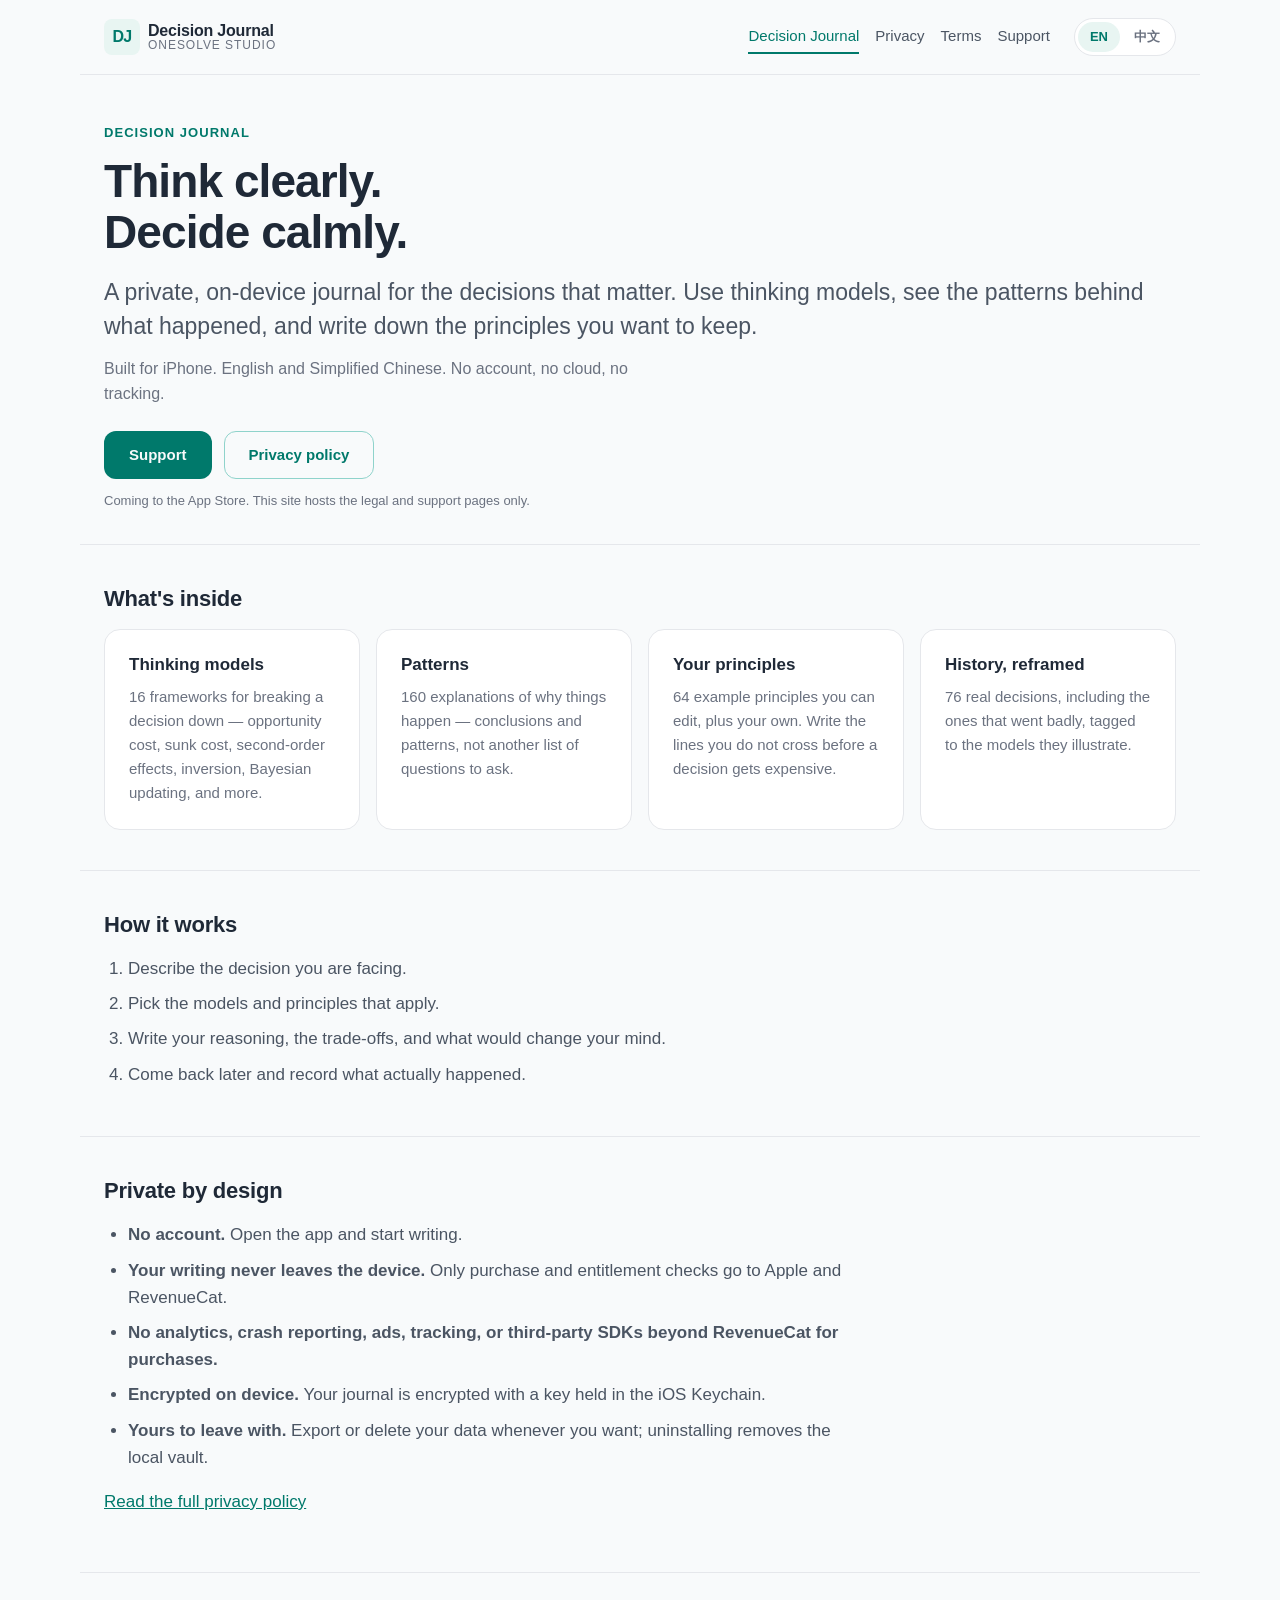
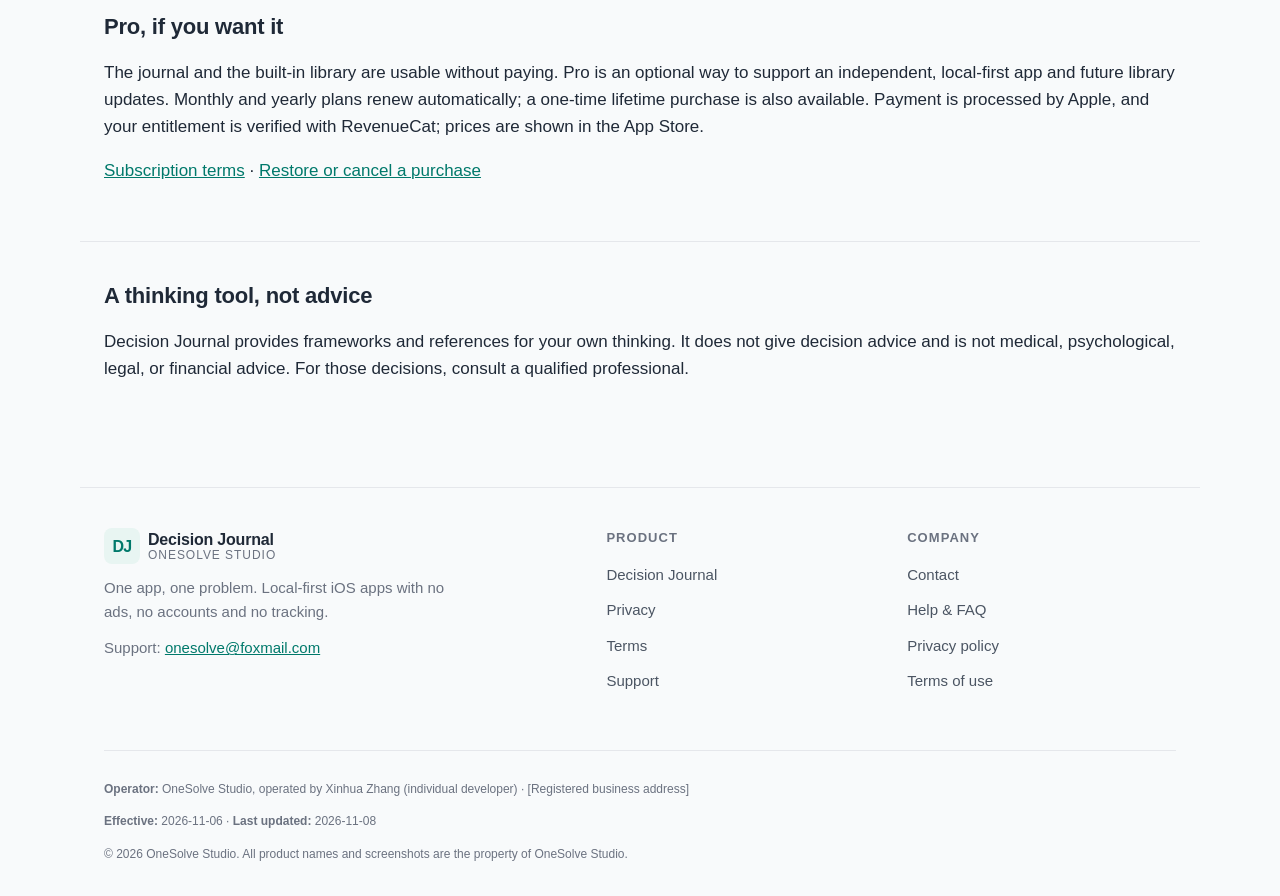
<file: index.html>
<!doctype html>
<html lang="en" data-lang="en">
<head>
<meta charset="utf-8" />
<meta name="viewport" content="width=device-width, initial-scale=1" />
<title>Decision Journal — Think clearly. Decide calmly.</title>
<meta name="description" content="A private, on-device decision journal with thinking models, patterns, and your own principles. No account, no cloud, no analytics." />
<link rel="stylesheet" href="./assets/site.css" />
<!--
  PLACEHOLDERS TO REPLACE BEFORE SUBMISSION
  1. [Registered business address] — registered/contact address used in the footer of all four pages.
  2. Confirm the operator line matches the Apple developer account:
     "OneSolve Studio, operated by Xinhua Zhang (individual developer)".
  3. Contact email is shared with the other OneSolve apps: onesolve@foxmail.com.
  Search for "[" in this folder to find every placeholder in one pass.
-->
</head>
<body>
<a class="skip-link" href="#main">Skip to content</a>

<header class="site-head">
  <a class="brand" href="./index.html" aria-label="Decision Journal home">
    <span class="brand-mark" aria-hidden="true">DJ</span>
    <span class="brand-name">Decision Journal<span>OneSolve Studio</span></span>
  </a>
  <nav class="site-nav" aria-label="Primary">
    <a href="./index.html" aria-current="page">Decision Journal</a>
    <a href="./privacy.html">Privacy</a>
    <a href="./terms.html">Terms</a>
    <a href="./support.html">Support</a>
  </nav>
  <div class="lang-switch" role="group" aria-label="Language">
    <button type="button" data-lang="en">EN</button>
    <button type="button" data-lang="zh">中文</button>
  </div>
</header>

<main id="main">
  <section class="hero page-hero" aria-labelledby="hero-title">
    <p class="eyebrow">Decision Journal</p>
    <h1 id="hero-title" class="i18n-en">Think clearly.<br />Decide calmly.</h1>
    <h1 class="i18n-zh">想清楚，再决定。</h1>
    <p class="lede i18n-en">A private, on-device journal for the decisions that matter. Use thinking models, see the patterns behind what happened, and write down the principles you want to keep.</p>
    <p class="lede i18n-zh">一个只保存在本机的决策思考日记。用思维模型拆解问题，看懂事情背后的规律，并写下你想守住的准则。</p>
    <p class="sub i18n-en">Built for iPhone. English and Simplified Chinese. No account, no cloud, no tracking.</p>
    <p class="sub i18n-zh">为 iPhone 打造，提供英文与简体中文。无账号、无云端、无追踪。</p>
    <div class="cta-row">
      <a class="btn btn-primary i18n-en" href="./support.html">Support</a>
      <a class="btn btn-ghost i18n-en" href="./privacy.html">Privacy policy</a>
      <a class="btn btn-primary i18n-zh" href="./support.html">获取支持</a>
      <a class="btn btn-ghost i18n-zh" href="./privacy.html">隐私政策</a>
    </div>
    <p class="fineprint i18n-en">Coming to the App Store. This site hosts the legal and support pages only.</p>
    <p class="fineprint i18n-zh">即将上架 App Store。本站仅承载法律与支持页面。</p>
  </section>

  <section class="section" aria-labelledby="inside-title">
    <h2 id="inside-title" class="i18n-en">What's inside</h2>
    <h2 class="i18n-zh">里面有什么</h2>
    <div class="card-grid">
      <article class="card">
        <h3 class="i18n-en">Thinking models</h3>
        <h3 class="i18n-zh">思维模型</h3>
        <p class="i18n-en">16 frameworks for breaking a decision down — opportunity cost, sunk cost, second-order effects, inversion, Bayesian updating, and more.</p>
        <p class="i18n-zh">16 个拆解决策的思考框架：机会成本、沉没成本、二阶效应、逆向思考、贝叶斯更新等。</p>
      </article>
      <article class="card">
        <h3 class="i18n-en">Patterns</h3>
        <h3 class="i18n-zh">透视模型</h3>
        <p class="i18n-en">160 explanations of why things happen — conclusions and patterns, not another list of questions to ask.</p>
        <p class="i18n-zh">160 条解释“为什么会这样”的规律与结论，而不是又一套提问清单。</p>
      </article>
      <article class="card">
        <h3 class="i18n-en">Your principles</h3>
        <h3 class="i18n-zh">价值锚点</h3>
        <p class="i18n-en">64 example principles you can edit, plus your own. Write the lines you do not cross before a decision gets expensive.</p>
        <p class="i18n-zh">64 条可编辑的示例准则，以及完全属于你自己的准则。在代价变大之前，先写下你不越过的线。</p>
      </article>
      <article class="card">
        <h3 class="i18n-en">History, reframed</h3>
        <h3 class="i18n-zh">历史样本</h3>
        <p class="i18n-en">76 real decisions, including the ones that went badly, tagged to the models they illustrate.</p>
        <p class="i18n-zh">76 个真实决策样本，包括那些失败的，并标注它们对应的思维模型。</p>
      </article>
    </div>
  </section>

  <section class="section" aria-labelledby="how-title">
    <h2 id="how-title" class="i18n-en">How it works</h2>
    <h2 class="i18n-zh">怎么用</h2>
    <ol class="checklist i18n-en">
      <li>Describe the decision you are facing.</li>
      <li>Pick the models and principles that apply.</li>
      <li>Write your reasoning, the trade-offs, and what would change your mind.</li>
      <li>Come back later and record what actually happened.</li>
    </ol>
    <ol class="checklist i18n-zh">
      <li>写下你正在面对的决定。</li>
      <li>挑出适用的思维模型与准则。</li>
      <li>记录你的推理、权衡，以及什么会改变你的想法。</li>
      <li>过一段时间回来，补记实际发生了什么。</li>
    </ol>
  </section>

  <section class="section" aria-labelledby="privacy-title">
    <h2 id="privacy-title" class="i18n-en">Private by design</h2>
    <h2 class="i18n-zh">隐私优先</h2>
    <ul class="checklist i18n-en">
      <li><strong>No account.</strong> Open the app and start writing.</li>
      <li><strong>Your writing never leaves the device.</strong> Only purchase and entitlement checks go to Apple and RevenueCat.</li>
      <li><strong>No analytics, crash reporting, ads, tracking, or third-party SDKs beyond RevenueCat for purchases.</strong></li>
      <li><strong>Encrypted on device.</strong> Your journal is encrypted with a key held in the iOS Keychain.</li>
      <li><strong>Yours to leave with.</strong> Export or delete your data whenever you want; uninstalling removes the local vault.</li>
    </ul>
    <ul class="checklist i18n-zh">
      <li><strong>无账号。</strong>打开就能写。</li>
      <li><strong>你写的内容不离开设备。</strong>只有购买与权益校验会与 Apple、RevenueCat 通信。</li>
      <li><strong>无统计、无崩溃上报、无广告、不追踪；除内购校验用的 RevenueCat 外，无其他第三方 SDK。</strong></li>
      <li><strong>本机加密。</strong>日记加密保存，密钥存放在 iOS Keychain。</li>
      <li><strong>随时可带走。</strong>你可以自行导出或删除数据；卸载 App 即清除本地加密库。</li>
    </ul>
    <p class="i18n-en"><a href="./privacy.html">Read the full privacy policy</a></p>
    <p class="i18n-zh"><a href="./privacy.html">阅读完整隐私政策</a></p>
  </section>

  <section class="section" aria-labelledby="pro-title">
    <h2 id="pro-title" class="i18n-en">Pro, if you want it</h2>
    <h2 class="i18n-zh">关于 Pro</h2>
    <p class="i18n-en">The journal and the built-in library are usable without paying. Pro is an optional way to support an independent, local-first app and future library updates. Monthly and yearly plans renew automatically; a one-time lifetime purchase is also available. Payment is processed by Apple, and your entitlement is verified with RevenueCat; prices are shown in the App Store.</p>
    <p class="i18n-zh">日记与内置内容库无需付费即可使用。Pro 是可选的支持方式，用于支持这个独立、本机优先的产品与后续内容更新。月付与年付会自动续期，也提供一次性买断。付款由 Apple 处理，权益由 RevenueCat 校验；价格以 App Store 显示为准。</p>
    <p class="i18n-en"><a href="./terms.html">Subscription terms</a> · <a href="./support.html">Restore or cancel a purchase</a></p>
    <p class="i18n-zh"><a href="./terms.html">订阅条款</a> · <a href="./support.html">恢复或取消购买</a></p>
  </section>

  <section class="section" aria-labelledby="notice-title">
    <h2 id="notice-title" class="i18n-en">A thinking tool, not advice</h2>
    <h2 class="i18n-zh">是思考工具，不是建议</h2>
    <p class="i18n-en">Decision Journal provides frameworks and references for your own thinking. It does not give decision advice and is not medical, psychological, legal, or financial advice. For those decisions, consult a qualified professional.</p>
    <p class="i18n-zh">Decision Journal 只提供思考框架与参考，不构成决策建议，也不构成医疗、心理、法律或财务建议。涉及这些领域时，请咨询具备资质的专业人士。</p>
  </section>
</main>

<footer class="site-foot">
  <div class="foot-brand">
    <a class="brand" href="./index.html">
      <span class="brand-mark" aria-hidden="true">DJ</span>
      <span class="brand-name">Decision Journal<span>OneSolve Studio</span></span>
    </a>
    <p class="i18n-en">One app, one problem. Local-first iOS apps with no ads, no accounts and no tracking.</p>
    <p class="i18n-zh">一个 App 解决一个问题。本机优先的 iOS 应用，无广告、无账号、无追踪。</p>
    <p class="i18n-en">Support: <a href="mailto:onesolve@foxmail.com">onesolve@foxmail.com</a></p>
    <p class="i18n-zh">支持邮箱：<a href="mailto:onesolve@foxmail.com">onesolve@foxmail.com</a></p>
  </div>
  <nav aria-label="Product">
    <h2 class="foot-title i18n-en">Product</h2>
    <h2 class="foot-title i18n-zh">产品</h2>
    <ul>
      <li><a href="./index.html">Decision Journal</a></li>
      <li><a href="./privacy.html">Privacy</a></li>
      <li><a href="./terms.html">Terms</a></li>
      <li><a href="./support.html">Support</a></li>
    </ul>
  </nav>
  <nav aria-label="Company">
    <h2 class="foot-title i18n-en">Company</h2>
    <h2 class="foot-title i18n-zh">公司</h2>
    <ul>
      <li><a href="mailto:onesolve@foxmail.com">Contact</a></li>
      <li><a href="./support.html#contact">Help &amp; FAQ</a></li>
      <li><a href="./privacy.html">Privacy policy</a></li>
      <li><a href="./terms.html">Terms of use</a></li>
    </ul>
  </nav>
  <div class="foot-meta">
    <p class="i18n-en"><strong>Operator:</strong> OneSolve Studio, operated by Xinhua Zhang (individual developer) · [Registered business address]</p>
    <p class="i18n-zh"><strong>运营主体：</strong>OneSolve Studio，由独立开发者 Xinhua Zhang 运营 · [注册地址]</p>
    <p class="i18n-en"><strong>Effective:</strong> 2026-11-06 · <strong>Last updated:</strong> 2026-11-08</p>
    <p class="i18n-zh"><strong>生效日期：</strong>2026-11-06 · <strong>最后更新：</strong>2026-11-08</p>
    <p class="foot-copy">© 2026 OneSolve Studio. All product names and screenshots are the property of OneSolve Studio.</p>
  </div>
</footer>

<script>
(function () {
  var KEY = 'dj-lang';
  function setLang(lang) {
    document.documentElement.setAttribute('data-lang', lang);
    document.documentElement.lang = lang === 'zh' ? 'zh-Hans' : 'en';
    try { localStorage.setItem(KEY, lang); } catch (e) {}
    var btns = document.querySelectorAll('.lang-switch button');
    for (var i = 0; i < btns.length; i += 1) {
      btns[i].setAttribute('aria-pressed', btns[i].getAttribute('data-lang') === lang ? 'true' : 'false');
    }
  }
  var saved = 'en';
  try { saved = localStorage.getItem(KEY) || 'en'; } catch (e) {}
  setLang(saved === 'zh' ? 'zh' : 'en');
  var btns = document.querySelectorAll('.lang-switch button');
  for (var j = 0; j < btns.length; j += 1) {
    btns[j].addEventListener('click', function () {
      setLang(this.getAttribute('data-lang'));
    });
  }
})();
</script>
</body>
</html>
</file>
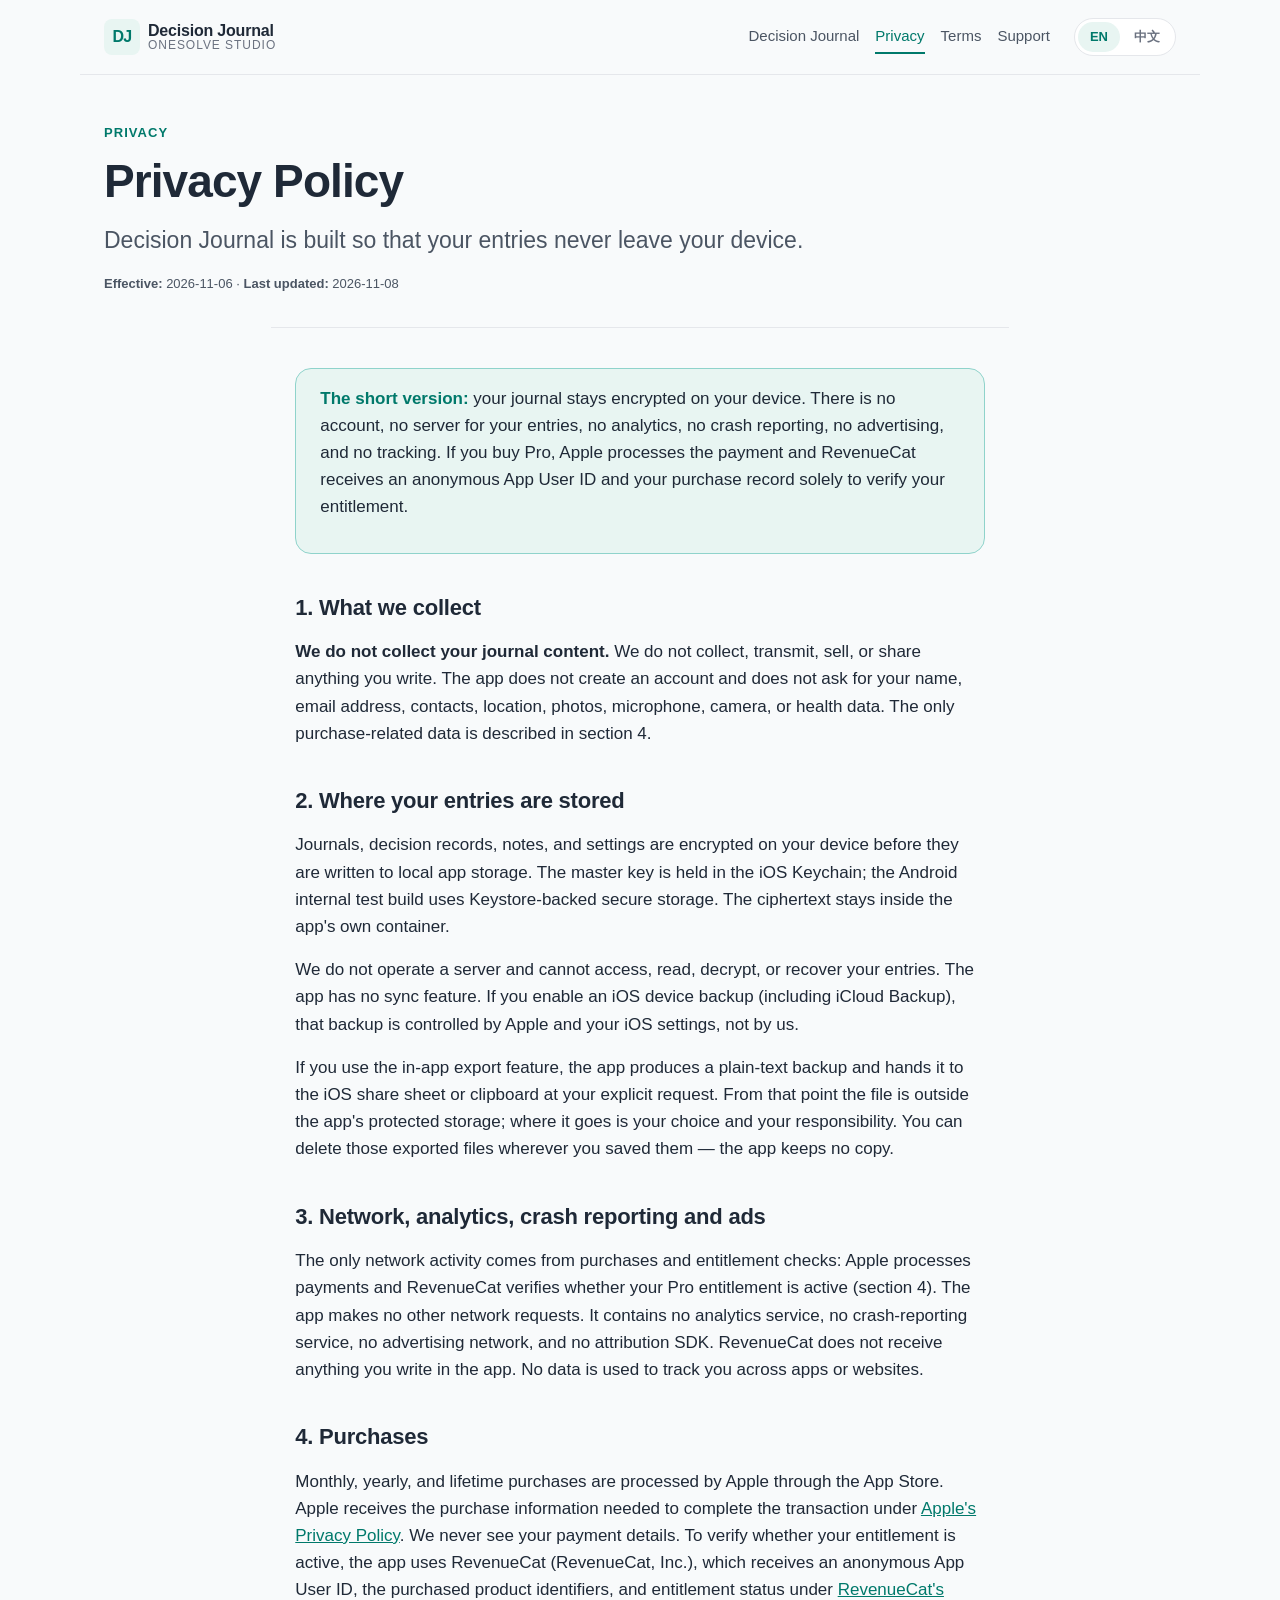
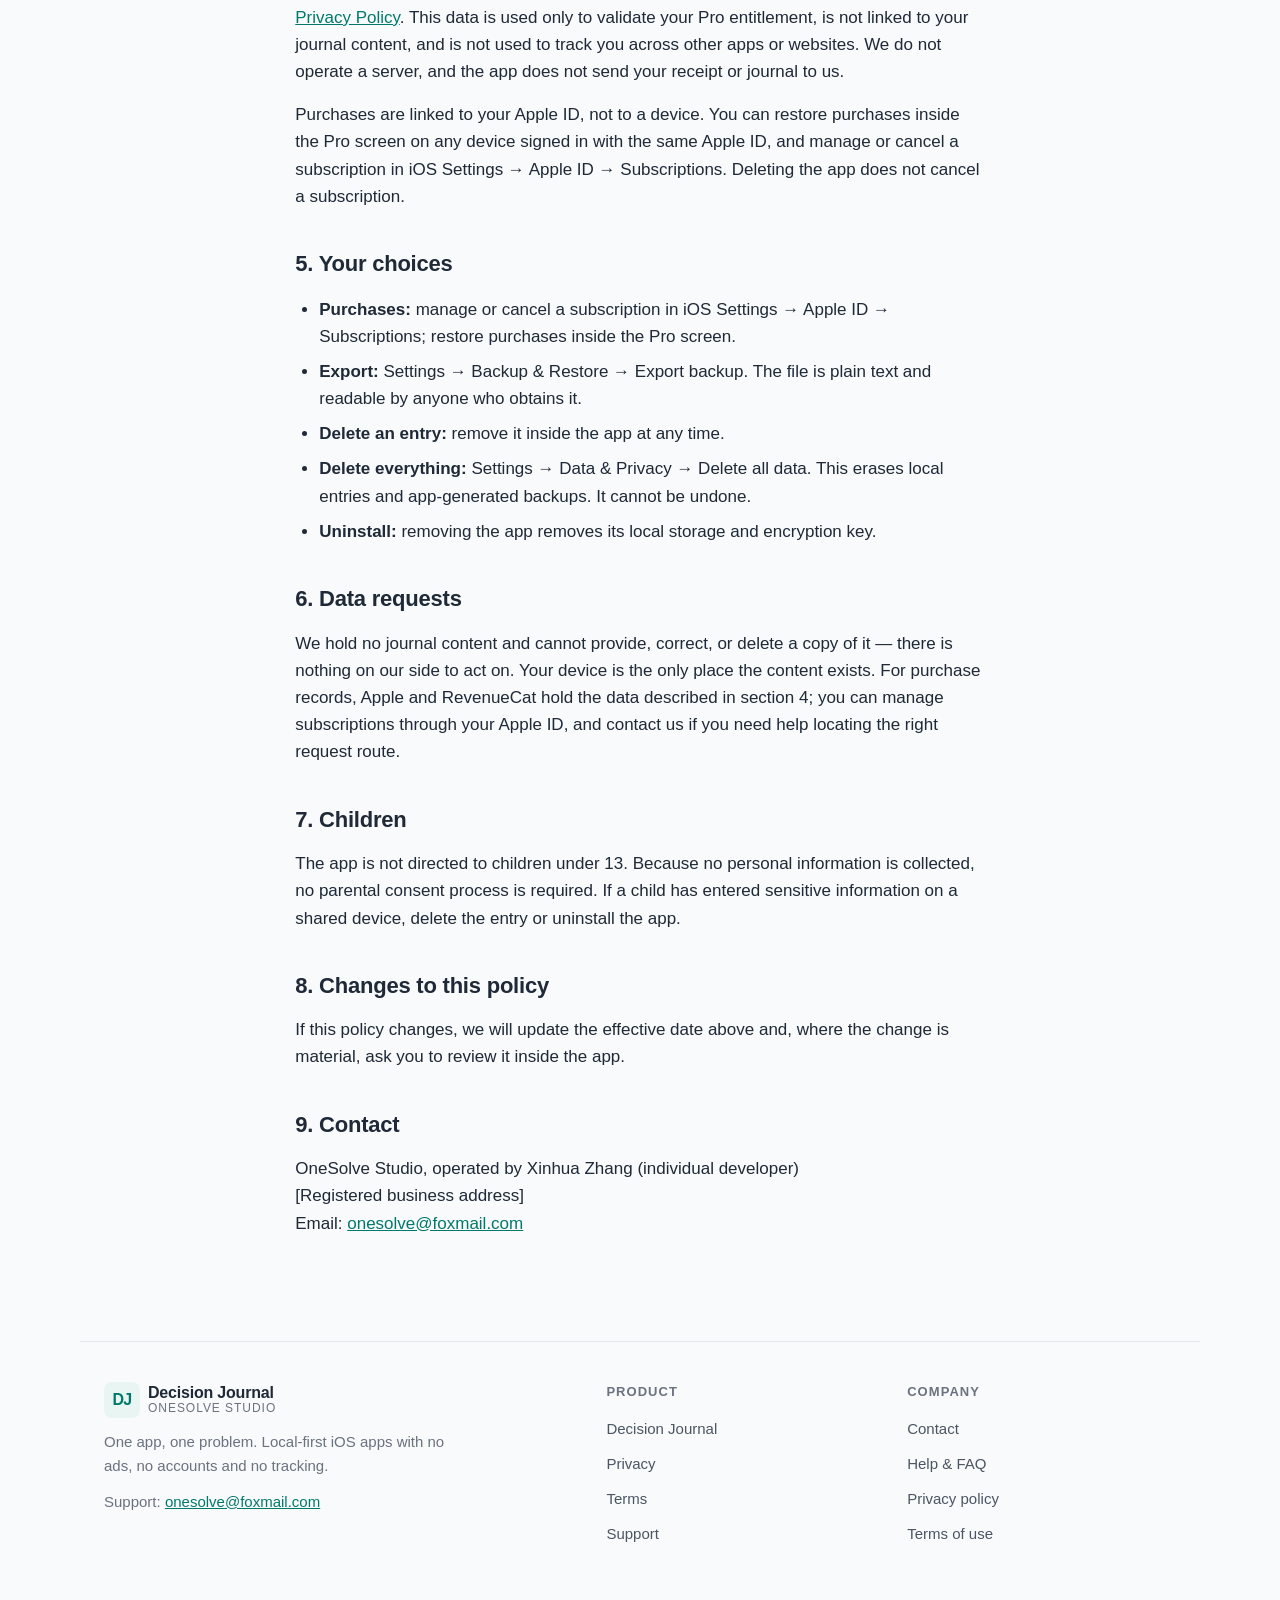
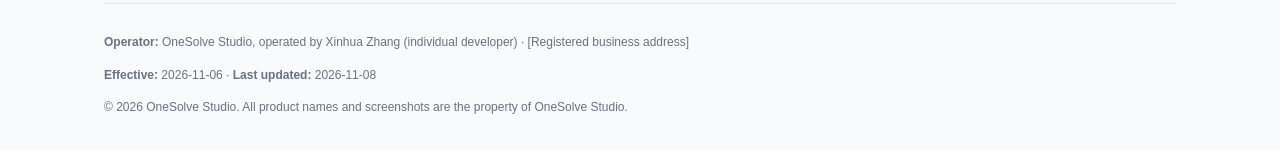
<file: privacy.html>
<!doctype html>
<html lang="en" data-lang="en">
<head>
<meta charset="utf-8" />
<meta name="viewport" content="width=device-width, initial-scale=1" />
<title>Privacy Policy — Decision Journal</title>
<meta name="description" content="Decision Journal keeps your entries encrypted on your device. No account, no analytics, no crash reporting, no ads, no tracking. Pro purchases are processed by Apple and verified with RevenueCat." />
<link rel="stylesheet" href="./assets/site.css" />
<!--
  PLACEHOLDERS TO REPLACE BEFORE SUBMISSION
  1. [Registered business address] — registered/contact address used in the footer of all four pages.
  2. Confirm the operator line matches the Apple developer account:
     "OneSolve Studio, operated by Xinhua Zhang (individual developer)".
  3. Contact email is shared with the other OneSolve apps: onesolve@foxmail.com.
  Search for "[" in this folder to find every placeholder in one pass.
-->
</head>
<body>
<a class="skip-link" href="#main">Skip to content</a>

<header class="site-head">
  <a class="brand" href="./index.html" aria-label="Decision Journal home">
    <span class="brand-mark" aria-hidden="true">DJ</span>
    <span class="brand-name">Decision Journal<span>OneSolve Studio</span></span>
  </a>
  <nav class="site-nav" aria-label="Primary">
    <a href="./index.html">Decision Journal</a>
    <a href="./privacy.html" aria-current="page">Privacy</a>
    <a href="./terms.html">Terms</a>
    <a href="./support.html">Support</a>
  </nav>
  <div class="lang-switch" role="group" aria-label="Language">
    <button type="button" data-lang="en">EN</button>
    <button type="button" data-lang="zh">中文</button>
  </div>
</header>

<main id="main">
  <section class="hero page-hero" aria-labelledby="hero-title">
    <p class="eyebrow">Privacy</p>
    <h1 id="hero-title" class="i18n-en">Privacy Policy</h1>
    <h1 class="i18n-zh">隐私政策</h1>
    <p class="lede i18n-en">Decision Journal is built so that your entries never leave your device.</p>
    <p class="lede i18n-zh">Decision Journal 的设计前提是：你写下的内容永远不离开你的设备。</p>
    <p class="policy-line i18n-en"><strong>Effective:</strong> 2026-11-06 · <strong>Last updated:</strong> 2026-11-08</p>
    <p class="policy-line i18n-zh"><strong>生效日期：</strong>2026-11-06 · <strong>最后更新：</strong>2026-11-08</p>
  </section>

  <section class="section prose" aria-labelledby="p1">
    <div class="summary">
      <p class="i18n-en"><strong>The short version:</strong> your journal stays encrypted on your device. There is no account, no server for your entries, no analytics, no crash reporting, no advertising, and no tracking. If you buy Pro, Apple processes the payment and RevenueCat receives an anonymous App User ID and your purchase record solely to verify your entitlement.</p>
      <p class="i18n-zh"><strong>一句话说明：</strong>你写的内容以加密形式留在你的设备上。没有账号、没有存放内容的服务器、没有统计、没有崩溃上报、没有广告，也不追踪你。如果你购买 Pro，付款由 Apple 处理，RevenueCat 会接收一个匿名 App 用户 ID 与购买记录，仅用于校验你的会员权益。</p>
    </div>

    <h2 id="p1" class="i18n-en">1. What we collect</h2>
    <h2 class="i18n-zh">1. 我们收集什么</h2>
    <p class="i18n-en"><strong>We do not collect your journal content.</strong> We do not collect, transmit, sell, or share anything you write. The app does not create an account and does not ask for your name, email address, contacts, location, photos, microphone, camera, or health data. The only purchase-related data is described in section 4.</p>
    <p class="i18n-zh"><strong>我们不收集你写的内容。</strong>我们不收集、不传输、不售卖、不共享你写下的任何内容。App 不创建账号，也不会索取你的姓名、邮箱、通讯录、位置、照片、麦克风、相机或健康数据。唯一涉及购买的数据见第 4 节。</p>

    <h2 class="i18n-en">2. Where your entries are stored</h2>
    <h2 class="i18n-zh">2. 你的内容存在哪里</h2>
    <p class="i18n-en">Journals, decision records, notes, and settings are encrypted on your device before they are written to local app storage. The master key is held in the iOS Keychain; the Android internal test build uses Keystore-backed secure storage. The ciphertext stays inside the app's own container.</p>
    <p class="i18n-zh">日记、决策记录、笔记与设置会先在设备上加密，再写入本地 App 存储。主密钥保存在 iOS Keychain；安卓内测版本使用 Keystore 支持的加密存储。密文只保存在 App 自己的容器内。</p>
    <p class="i18n-en">We do not operate a server and cannot access, read, decrypt, or recover your entries. The app has no sync feature. If you enable an iOS device backup (including iCloud Backup), that backup is controlled by Apple and your iOS settings, not by us.</p>
    <p class="i18n-zh">我们不运营服务器，无法访问、读取、解密或恢复你的内容。App 没有同步功能。如果你启用了 iOS 设备备份（包括 iCloud 备份），该备份由 Apple 与你的 iOS 设置控制，不由我们控制。</p>
    <p class="i18n-en">If you use the in-app export feature, the app produces a plain-text backup and hands it to the iOS share sheet or clipboard at your explicit request. From that point the file is outside the app's protected storage; where it goes is your choice and your responsibility. You can delete those exported files wherever you saved them — the app keeps no copy.</p>
    <p class="i18n-zh">如果你使用 App 内的导出功能，App 会生成一份明文备份，并在你明确操作后交给 iOS 分享面板或剪贴板。从那一刻起，文件就离开了 App 的受保护存储；它去向何处由你选择，也由你负责。你可以在保存的位置自行删除这些导出文件；App 不保留副本。</p>

    <h2 class="i18n-en">3. Network, analytics, crash reporting and ads</h2>
    <h2 class="i18n-zh">3. 网络、统计、崩溃上报与广告</h2>
    <p class="i18n-en">The only network activity comes from purchases and entitlement checks: Apple processes payments and RevenueCat verifies whether your Pro entitlement is active (section 4). The app makes no other network requests. It contains no analytics service, no crash-reporting service, no advertising network, and no attribution SDK. RevenueCat does not receive anything you write in the app. No data is used to track you across apps or websites.</p>
    <p class="i18n-zh">唯一的网络活动来自购买与权益校验：Apple 处理付款，RevenueCat 校验你的 Pro 权益是否生效（见第 4 节）。除此之外，App 不发任何网络请求。它不包含统计服务、崩溃上报服务、广告网络或归因 SDK。RevenueCat 不会收到你在 App 里写下的任何内容。我们不使用任何数据跨 App 或跨网站追踪你。</p>

    <h2 class="i18n-en">4. Purchases</h2>
    <h2 class="i18n-zh">4. 内购</h2>
    <p class="i18n-en">Monthly, yearly, and lifetime purchases are processed by Apple through the App Store. Apple receives the purchase information needed to complete the transaction under <a href="https://www.apple.com/legal/privacy/" target="_blank" rel="noreferrer">Apple's Privacy Policy</a>. We never see your payment details. To verify whether your entitlement is active, the app uses RevenueCat (RevenueCat, Inc.), which receives an anonymous App User ID, the purchased product identifiers, and entitlement status under <a href="https://www.revenuecat.com/privacy/" target="_blank" rel="noreferrer">RevenueCat's Privacy Policy</a>. This data is used only to validate your Pro entitlement, is not linked to your journal content, and is not used to track you across other apps or websites. We do not operate a server, and the app does not send your receipt or journal to us.</p>
    <p class="i18n-zh">月付、年付与买断由 Apple 通过 App Store 处理。Apple 会依据 <a href="https://www.apple.com/legal/privacy/" target="_blank" rel="noreferrer">Apple 隐私政策</a>接收完成交易所需的信息。我们永远看不到你的支付信息。为校验会员权益是否生效，App 使用 RevenueCat（RevenueCat, Inc.）；它会依据 <a href="https://www.revenuecat.com/privacy/" target="_blank" rel="noreferrer">RevenueCat 隐私政策</a>接收一个匿名 App 用户 ID、已购商品标识与权益状态。这些数据仅用于校验 Pro 权益，不与你的内容关联，也不用于跨 App 或跨网站追踪你。我们不运营服务器，App 不会把收据或你写的内容发送给我们。</p>
    <p class="i18n-en">Purchases are linked to your Apple ID, not to a device. You can restore purchases inside the Pro screen on any device signed in with the same Apple ID, and manage or cancel a subscription in iOS Settings → Apple ID → Subscriptions. Deleting the app does not cancel a subscription.</p>
    <p class="i18n-zh">购买绑定在你的 Apple ID 上，而不是设备上。你可以在任何使用同一 Apple ID 登录的设备上，于 Pro 页面点击「恢复购买」；也可以在 iOS 设置 → Apple ID → 订阅 中管理或取消订阅。仅删除 App 不会取消订阅。</p>

    <h2 class="i18n-en">5. Your choices</h2>
    <h2 class="i18n-zh">5. 你的选择</h2>
    <ul class="i18n-en">
      <li><strong>Purchases:</strong> manage or cancel a subscription in iOS Settings → Apple ID → Subscriptions; restore purchases inside the Pro screen.</li>
      <li><strong>Export:</strong> Settings → Backup &amp; Restore → Export backup. The file is plain text and readable by anyone who obtains it.</li>
      <li><strong>Delete an entry:</strong> remove it inside the app at any time.</li>
      <li><strong>Delete everything:</strong> Settings → Data &amp; Privacy → Delete all data. This erases local entries and app-generated backups. It cannot be undone.</li>
      <li><strong>Uninstall:</strong> removing the app removes its local storage and encryption key.</li>
    </ul>
    <ul class="i18n-zh">
      <li><strong>购买：</strong>在 iOS 设置 → Apple ID → 订阅 中管理或取消订阅；在 Pro 页面点击「恢复购买」。</li>
      <li><strong>导出：</strong>设置 → 备份与恢复 → 导出备份。文件是明文，任何取得它的人都能读取。</li>
      <li><strong>删除单条：</strong>随时在 App 内删除。</li>
      <li><strong>删除全部：</strong>设置 → 数据与隐私 → 清空全部数据。这会清除本地内容与 App 生成的备份，且不可撤销。</li>
      <li><strong>卸载：</strong>删除 App 会移除本地存储与加密密钥。</li>
    </ul>

    <h2 class="i18n-en">6. Data requests</h2>
    <h2 class="i18n-zh">6. 数据请求</h2>
    <p class="i18n-en">We hold no journal content and cannot provide, correct, or delete a copy of it — there is nothing on our side to act on. Your device is the only place the content exists. For purchase records, Apple and RevenueCat hold the data described in section 4; you can manage subscriptions through your Apple ID, and contact us if you need help locating the right request route.</p>
    <p class="i18n-zh">我们不持有任何内容，因此无法提供、更正或删除内容副本——我们这边没有可操作的数据。内容只存在于你的设备上。购买记录方面，Apple 与 RevenueCat 持有第 4 节所述的数据；你可以通过 Apple ID 管理订阅，如需帮助确认该向哪一方申请，可联系我们。</p>

    <h2 class="i18n-en">7. Children</h2>
    <h2 class="i18n-zh">7. 儿童</h2>
    <p class="i18n-en">The app is not directed to children under 13. Because no personal information is collected, no parental consent process is required. If a child has entered sensitive information on a shared device, delete the entry or uninstall the app.</p>
    <p class="i18n-zh">本 App 不面向 13 岁以下儿童。由于不收集任何个人信息，无需家长同意流程。如果儿童在共用设备上写入了敏感信息，删除对应内容或卸载 App 即可。</p>

    <h2 class="i18n-en">8. Changes to this policy</h2>
    <h2 class="i18n-zh">8. 政策变更</h2>
    <p class="i18n-en">If this policy changes, we will update the effective date above and, where the change is material, ask you to review it inside the app.</p>
    <p class="i18n-zh">若本政策发生变更，我们会更新上方生效日期；若变更重大，会在 App 内请你重新查看。</p>

    <h2 class="i18n-en">9. Contact</h2>
    <h2 class="i18n-zh">9. 联系方式</h2>
    <p class="i18n-en">OneSolve Studio, operated by Xinhua Zhang (individual developer)<br />[Registered business address]<br />Email: <a href="mailto:onesolve@foxmail.com">onesolve@foxmail.com</a></p>
    <p class="i18n-zh">OneSolve Studio，由独立开发者 Xinhua Zhang 运营<br />[注册地址]<br />邮箱：<a href="mailto:onesolve@foxmail.com">onesolve@foxmail.com</a></p>
  </section>
</main>

<footer class="site-foot">
  <div class="foot-brand">
    <a class="brand" href="./index.html">
      <span class="brand-mark" aria-hidden="true">DJ</span>
      <span class="brand-name">Decision Journal<span>OneSolve Studio</span></span>
    </a>
    <p class="i18n-en">One app, one problem. Local-first iOS apps with no ads, no accounts and no tracking.</p>
    <p class="i18n-zh">一个 App 解决一个问题。本机优先的 iOS 应用，无广告、无账号、无追踪。</p>
    <p class="i18n-en">Support: <a href="mailto:onesolve@foxmail.com">onesolve@foxmail.com</a></p>
    <p class="i18n-zh">支持邮箱：<a href="mailto:onesolve@foxmail.com">onesolve@foxmail.com</a></p>
  </div>
  <nav aria-label="Product">
    <h2 class="foot-title i18n-en">Product</h2>
    <h2 class="foot-title i18n-zh">产品</h2>
    <ul>
      <li><a href="./index.html">Decision Journal</a></li>
      <li><a href="./privacy.html">Privacy</a></li>
      <li><a href="./terms.html">Terms</a></li>
      <li><a href="./support.html">Support</a></li>
    </ul>
  </nav>
  <nav aria-label="Company">
    <h2 class="foot-title i18n-en">Company</h2>
    <h2 class="foot-title i18n-zh">公司</h2>
    <ul>
      <li><a href="mailto:onesolve@foxmail.com">Contact</a></li>
      <li><a href="./support.html#contact">Help &amp; FAQ</a></li>
      <li><a href="./privacy.html">Privacy policy</a></li>
      <li><a href="./terms.html">Terms of use</a></li>
    </ul>
  </nav>
  <div class="foot-meta">
    <p class="i18n-en"><strong>Operator:</strong> OneSolve Studio, operated by Xinhua Zhang (individual developer) · [Registered business address]</p>
    <p class="i18n-zh"><strong>运营主体：</strong>OneSolve Studio，由独立开发者 Xinhua Zhang 运营 · [注册地址]</p>
    <p class="i18n-en"><strong>Effective:</strong> 2026-11-06 · <strong>Last updated:</strong> 2026-11-08</p>
    <p class="i18n-zh"><strong>生效日期：</strong>2026-11-06 · <strong>最后更新：</strong>2026-11-08</p>
    <p class="foot-copy">© 2026 OneSolve Studio. All product names and screenshots are the property of OneSolve Studio.</p>
  </div>
</footer>

<script>
(function () {
  var KEY = 'dj-lang';
  function setLang(lang) {
    document.documentElement.setAttribute('data-lang', lang);
    document.documentElement.lang = lang === 'zh' ? 'zh-Hans' : 'en';
    try { localStorage.setItem(KEY, lang); } catch (e) {}
    var btns = document.querySelectorAll('.lang-switch button');
    for (var i = 0; i < btns.length; i += 1) {
      btns[i].setAttribute('aria-pressed', btns[i].getAttribute('data-lang') === lang ? 'true' : 'false');
    }
  }
  var saved = 'en';
  try { saved = localStorage.getItem(KEY) || 'en'; } catch (e) {}
  setLang(saved === 'zh' ? 'zh' : 'en');
  var btns = document.querySelectorAll('.lang-switch button');
  for (var j = 0; j < btns.length; j += 1) {
    btns[j].addEventListener('click', function () {
      setLang(this.getAttribute('data-lang'));
    });
  }
})();
</script>
</body>
</html>
</file>
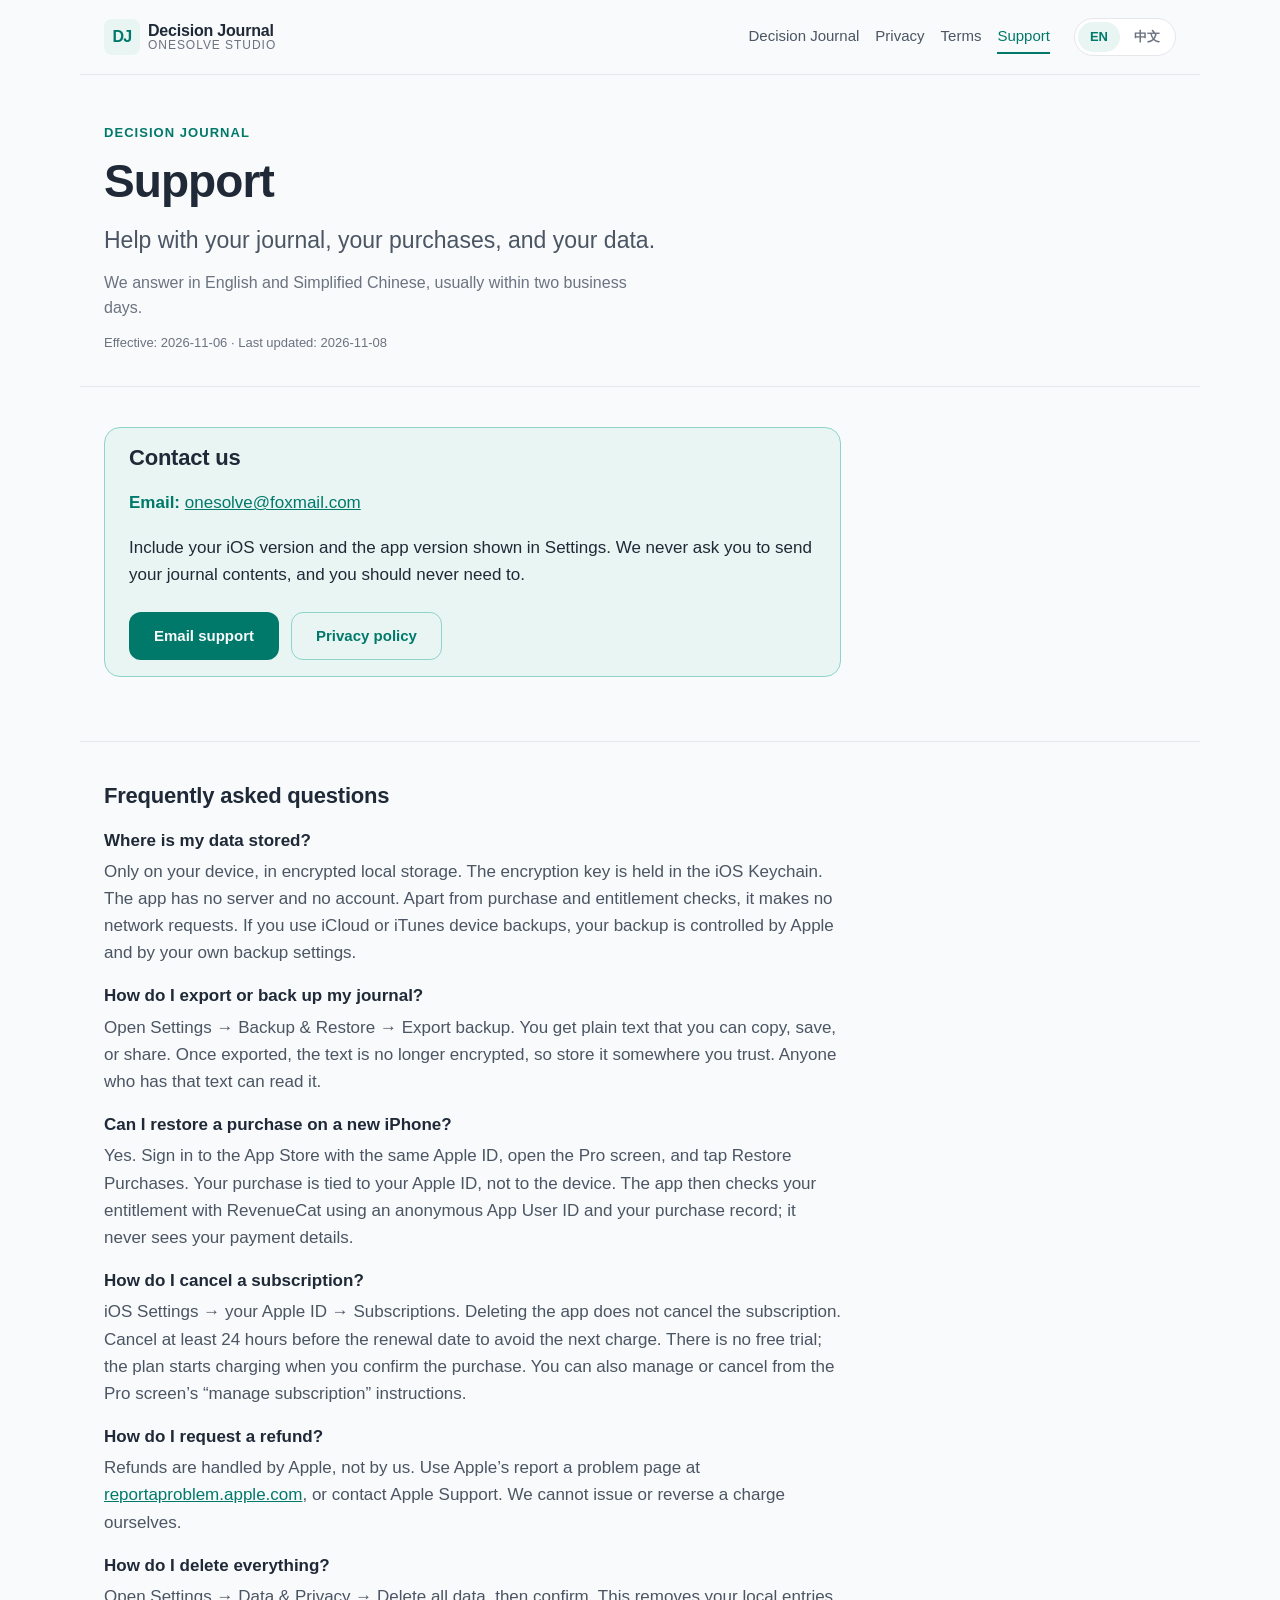
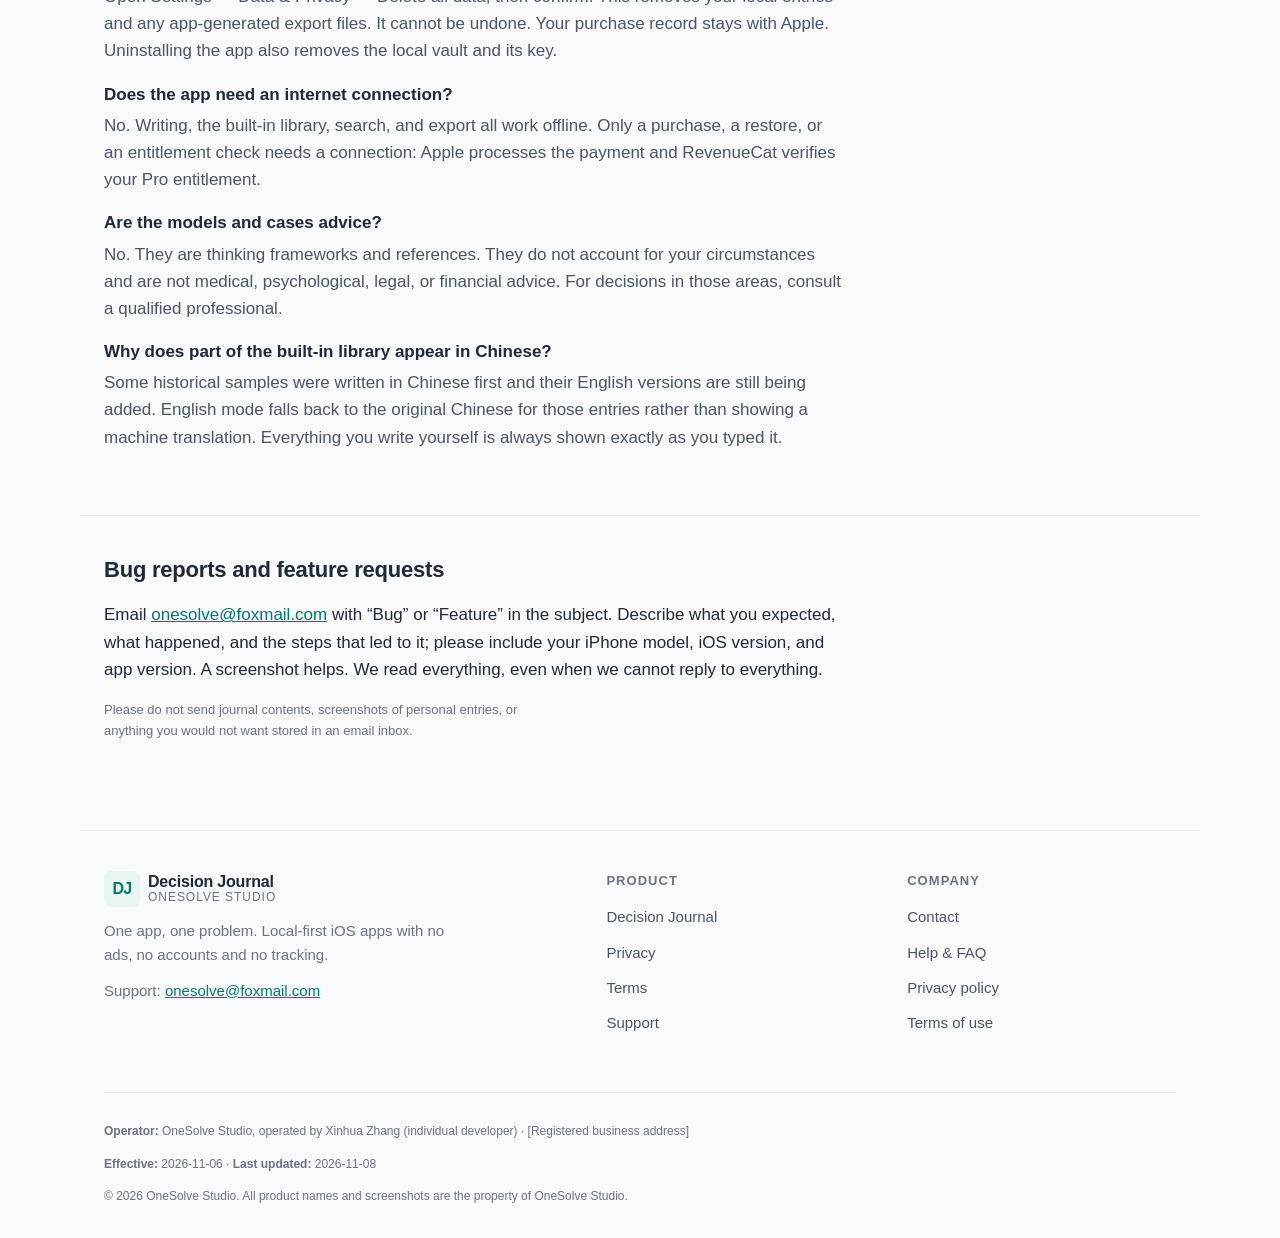
<file: support.html>
<!doctype html>
<html lang="en" data-lang="en">
<head>
<meta charset="utf-8" />
<meta name="viewport" content="width=device-width, initial-scale=1" />
<title>Support — Decision Journal</title>
<meta name="description" content="Help for Decision Journal: where your data is stored, backup and export, restoring a purchase, cancelling a subscription, deleting your data, and how to reach us." />
<link rel="stylesheet" href="./assets/site.css" />
<!--
  PLACEHOLDERS TO REPLACE BEFORE SUBMISSION
  1. [Registered business address] — registered/contact address used in the footer of all four pages.
  2. Confirm the operator line matches the Apple developer account:
     "OneSolve Studio, operated by Xinhua Zhang (individual developer)".
  3. Contact email is shared with the other OneSolve apps: onesolve@foxmail.com.
  Search for "[" in this folder to find every placeholder in one pass.
-->
</head>
<body>
<a class="skip-link" href="#main">Skip to content</a>

<header class="site-head">
  <a class="brand" href="./index.html" aria-label="Decision Journal home">
    <span class="brand-mark" aria-hidden="true">DJ</span>
    <span class="brand-name">Decision Journal<span>OneSolve Studio</span></span>
  </a>
  <nav class="site-nav" aria-label="Primary">
    <a href="./index.html">Decision Journal</a>
    <a href="./privacy.html">Privacy</a>
    <a href="./terms.html">Terms</a>
    <a href="./support.html" aria-current="page">Support</a>
  </nav>
  <div class="lang-switch" role="group" aria-label="Language">
    <button type="button" data-lang="en">EN</button>
    <button type="button" data-lang="zh">中文</button>
  </div>
</header>

<main id="main">
  <section class="hero page-hero" aria-labelledby="hero-title">
    <p class="eyebrow">Decision Journal</p>
    <h1 id="hero-title" class="i18n-en">Support</h1>
    <h1 class="i18n-zh">支持</h1>
    <p class="lede i18n-en">Help with your journal, your purchases, and your data.</p>
    <p class="lede i18n-zh">关于日记内容、购买与数据的帮助。</p>
    <p class="sub i18n-en">We answer in English and Simplified Chinese, usually within two business days.</p>
    <p class="sub i18n-zh">我们提供英文与简体中文支持，通常在两个工作日内回复。</p>
    <p class="fineprint i18n-en">Effective: 2026-11-06 · Last updated: 2026-11-08</p>
    <p class="fineprint i18n-zh">生效日期：2026-11-06 · 最后更新：2026-11-08</p>
  </section>

  <section class="section" id="contact" aria-labelledby="contact-title">
    <div class="summary">
      <h2 id="contact-title" class="i18n-en">Contact us</h2>
      <h2 id="contact-title-zh" class="i18n-zh">联系我们</h2>
      <p class="i18n-en"><strong>Email:</strong> <a href="mailto:onesolve@foxmail.com?subject=Decision%20Journal%20support">onesolve@foxmail.com</a></p>
      <p class="i18n-zh"><strong>邮箱：</strong><a href="mailto:onesolve@foxmail.com?subject=Decision%20Journal%20support">onesolve@foxmail.com</a></p>
      <p class="i18n-en">Include your iOS version and the app version shown in Settings. We never ask you to send your journal contents, and you should never need to.</p>
      <p class="i18n-zh">请附上你的 iOS 版本，以及设置页显示的 App 版本。我们绝不会索取你的日记内容，你也不需要提供。</p>
      <div class="cta-row">
        <a class="btn btn-primary i18n-en" href="mailto:onesolve@foxmail.com?subject=Decision%20Journal%20support">Email support</a>
        <a class="btn btn-primary i18n-zh" href="mailto:onesolve@foxmail.com?subject=Decision%20Journal%20support">发送邮件</a>
        <a class="btn btn-ghost i18n-en" href="./privacy.html">Privacy policy</a>
        <a class="btn btn-ghost i18n-zh" href="./privacy.html">隐私政策</a>
      </div>
    </div>
  </section>

  <section class="section" id="faq" aria-labelledby="faq-title">
    <h2 id="faq-title" class="i18n-en">Frequently asked questions</h2>
    <h2 id="faq-title-zh" class="i18n-zh">常见问题</h2>

    <div class="i18n-en">
      <dl class="faq">
        <dt>Where is my data stored?</dt>
        <dd>Only on your device, in encrypted local storage. The encryption key is held in the iOS Keychain. The app has no server and no account. Apart from purchase and entitlement checks, it makes no network requests. If you use iCloud or iTunes device backups, your backup is controlled by Apple and by your own backup settings.</dd>

        <dt>How do I export or back up my journal?</dt>
        <dd>Open Settings → Backup &amp; Restore → Export backup. You get plain text that you can copy, save, or share. Once exported, the text is no longer encrypted, so store it somewhere you trust. Anyone who has that text can read it.</dd>

        <dt>Can I restore a purchase on a new iPhone?</dt>
        <dd>Yes. Sign in to the App Store with the same Apple ID, open the Pro screen, and tap Restore Purchases. Your purchase is tied to your Apple ID, not to the device. The app then checks your entitlement with RevenueCat using an anonymous App User ID and your purchase record; it never sees your payment details.</dd>

        <dt>How do I cancel a subscription?</dt>
        <dd>iOS Settings → your Apple ID → Subscriptions. Deleting the app does not cancel the subscription. Cancel at least 24 hours before the renewal date to avoid the next charge. There is no free trial; the plan starts charging when you confirm the purchase. You can also manage or cancel from the Pro screen’s “manage subscription” instructions.</dd>

        <dt>How do I request a refund?</dt>
        <dd>Refunds are handled by Apple, not by us. Use Apple’s report a problem page at <a href="https://reportaproblem.apple.com">reportaproblem.apple.com</a>, or contact Apple Support. We cannot issue or reverse a charge ourselves.</dd>

        <dt>How do I delete everything?</dt>
        <dd>Open Settings → Data &amp; Privacy → Delete all data, then confirm. This removes your local entries and any app-generated export files. It cannot be undone. Your purchase record stays with Apple. Uninstalling the app also removes the local vault and its key.</dd>

        <dt>Does the app need an internet connection?</dt>
        <dd>No. Writing, the built-in library, search, and export all work offline. Only a purchase, a restore, or an entitlement check needs a connection: Apple processes the payment and RevenueCat verifies your Pro entitlement.</dd>

        <dt>Are the models and cases advice?</dt>
        <dd>No. They are thinking frameworks and references. They do not account for your circumstances and are not medical, psychological, legal, or financial advice. For decisions in those areas, consult a qualified professional.</dd>

        <dt>Why does part of the built-in library appear in Chinese?</dt>
        <dd>Some historical samples were written in Chinese first and their English versions are still being added. English mode falls back to the original Chinese for those entries rather than showing a machine translation. Everything you write yourself is always shown exactly as you typed it.</dd>
      </dl>
    </div>

    <div class="i18n-zh">
      <dl class="faq">
        <dt>我的数据存在哪里？</dt>
        <dd>只存在你的设备上，采用本地加密存储，加密密钥存放在 iOS Keychain。App 没有服务器、没有账号；除购买与权益校验外，不发网络请求。如果你使用 iCloud 或 iTunes 的设备备份，该备份由 Apple 和你的备份设置决定。</dd>

        <dt>如何导出或备份？</dt>
        <dd>设置 → 备份与恢复 → 导出备份。你会得到一份可复制、保存或分享的纯文本。导出后的文本不再加密，请保存在你信任的地方；拿到这段文本的人都能读取内容。</dd>

        <dt>换新 iPhone 后如何恢复购买？</dt>
        <dd>可以。用同一 Apple ID 登录 App Store，打开 Pro 页面，点击“恢复购买”。购买绑定在你的 Apple ID 上，不绑定设备。App 随后会用 RevenueCat 校验权益，只使用匿名 App 用户 ID 与购买记录，不会看到你的支付信息。</dd>

        <dt>如何取消订阅？</dt>
        <dd>iOS 设置 → 你的 Apple ID → 订阅。仅删除 App 不会取消订阅。请在续期日前至少 24 小时取消，以免产生下一次扣费。本产品没有免费试用，确认购买后即开始计费。你也可以在 Pro 页面的订阅说明里查看管理与取消方式。</dd>

        <dt>如何申请退款？</dt>
        <dd>退款由 Apple 处理，不由我们处理。请使用 Apple 的“报告问题”页面 <a href="https://reportaproblem.apple.com">reportaproblem.apple.com</a>，或联系 Apple 支持。我们无法自行发起或撤销扣款。</dd>

        <dt>如何删除全部数据？</dt>
        <dd>设置 → 数据与隐私 → 清空全部数据，然后确认。这会删除本地条目与 App 生成的导出文件，且不可撤销。购买记录仍保留在 Apple。卸载 App 也会清除本地加密库及其密钥。</dd>

        <dt>App 需要联网吗？</dt>
        <dd>不需要。写作、内置内容库、检索与导出都可离线使用。只有购买、恢复购买或权益校验需要联网：付款由 Apple 处理，Pro 权益由 RevenueCat 校验。</dd>

        <dt>模型和案例是建议吗？</dt>
        <dd>不是。它们只是思考框架与参考，不考虑你的具体处境，也不构成医疗、心理、法律或财务建议。涉及这些领域时，请咨询具备资质的专业人士。</dd>

        <dt>为什么内置内容库有一部分是中文？</dt>
        <dd>部分历史样本最初以中文写成，英文版本仍在补充。英文模式下这些条目会回退显示中文原文，而不是机器翻译。你自己写下的内容始终按原文显示。</dd>
      </dl>
    </div>
  </section>

  <section class="section" aria-labelledby="feedback-title">
    <h2 id="feedback-title" class="i18n-en">Bug reports and feature requests</h2>
    <h2 id="feedback-title-zh" class="i18n-zh">问题反馈与功能建议</h2>
    <p class="prose i18n-en">Email <a href="mailto:onesolve@foxmail.com?subject=Decision%20Journal%20bug">onesolve@foxmail.com</a> with “Bug” or “Feature” in the subject. Describe what you expected, what happened, and the steps that led to it; please include your iPhone model, iOS version, and app version. A screenshot helps. We read everything, even when we cannot reply to everything.</p>
    <p class="prose i18n-zh">请发邮件至 <a href="mailto:onesolve@foxmail.com?subject=Decision%20Journal%20bug">onesolve@foxmail.com</a>，主题注明“Bug”或“Feature”。请说明你预期发生什么、实际发生了什么，以及复现步骤；并附上 iPhone 型号、iOS 版本与 App 版本。附截图更好。我们会阅读每一条反馈，即使无法逐条回复。</p>
    <p class="fineprint i18n-en">Please do not send journal contents, screenshots of personal entries, or anything you would not want stored in an email inbox.</p>
    <p class="fineprint i18n-zh">请不要发送日记内容、个人条目的截图，或任何你不希望留在邮箱里的东西。</p>
  </section>
</main>

<footer class="site-foot">
  <div class="foot-brand">
    <a class="brand" href="./index.html">
      <span class="brand-mark" aria-hidden="true">DJ</span>
      <span class="brand-name">Decision Journal<span>OneSolve Studio</span></span>
    </a>
    <p class="i18n-en">One app, one problem. Local-first iOS apps with no ads, no accounts and no tracking.</p>
    <p class="i18n-zh">一个 App 解决一个问题。本机优先的 iOS 应用，无广告、无账号、无追踪。</p>
    <p class="i18n-en">Support: <a href="mailto:onesolve@foxmail.com">onesolve@foxmail.com</a></p>
    <p class="i18n-zh">支持邮箱：<a href="mailto:onesolve@foxmail.com">onesolve@foxmail.com</a></p>
  </div>
  <nav aria-label="Product">
    <h2 class="foot-title i18n-en">Product</h2>
    <h2 class="foot-title i18n-zh">产品</h2>
    <ul>
      <li><a href="./index.html">Decision Journal</a></li>
      <li><a href="./privacy.html">Privacy</a></li>
      <li><a href="./terms.html">Terms</a></li>
      <li><a href="./support.html">Support</a></li>
    </ul>
  </nav>
  <nav aria-label="Company">
    <h2 class="foot-title i18n-en">Company</h2>
    <h2 class="foot-title i18n-zh">公司</h2>
    <ul>
      <li><a href="mailto:onesolve@foxmail.com">Contact</a></li>
      <li><a href="./support.html#contact-title">Help &amp; FAQ</a></li>
      <li><a href="./privacy.html">Privacy policy</a></li>
      <li><a href="./terms.html">Terms of use</a></li>
    </ul>
  </nav>
  <div class="foot-meta">
    <p class="i18n-en"><strong>Operator:</strong> OneSolve Studio, operated by Xinhua Zhang (individual developer) · [Registered business address]</p>
    <p class="i18n-zh"><strong>运营主体：</strong>OneSolve Studio，由独立开发者 Xinhua Zhang 运营 · [注册地址]</p>
    <p class="i18n-en"><strong>Effective:</strong> 2026-11-06 · <strong>Last updated:</strong> 2026-11-08</p>
    <p class="i18n-zh"><strong>生效日期：</strong>2026-11-06 · <strong>最后更新：</strong>2026-11-08</p>
    <p class="foot-copy">© 2026 OneSolve Studio. All product names and screenshots are the property of OneSolve Studio.</p>
  </div>
</footer>

<script>
(function () {
  var KEY = 'dj-lang';
  function setLang(lang) {
    document.documentElement.setAttribute('data-lang', lang);
    document.documentElement.lang = lang === 'zh' ? 'zh-Hans' : 'en';
    try { localStorage.setItem(KEY, lang); } catch (e) {}
    var btns = document.querySelectorAll('.lang-switch button');
    for (var i = 0; i < btns.length; i += 1) {
      btns[i].setAttribute('aria-pressed', btns[i].getAttribute('data-lang') === lang ? 'true' : 'false');
    }
  }
  var saved = 'en';
  try { saved = localStorage.getItem(KEY) || 'en'; } catch (e) {}
  setLang(saved === 'zh' ? 'zh' : 'en');
  var btns = document.querySelectorAll('.lang-switch button');
  for (var j = 0; j < btns.length; j += 1) {
    btns[j].addEventListener('click', function () {
      setLang(this.getAttribute('data-lang'));
    });
  }
})();
</script>
</body>
</html>
</file>
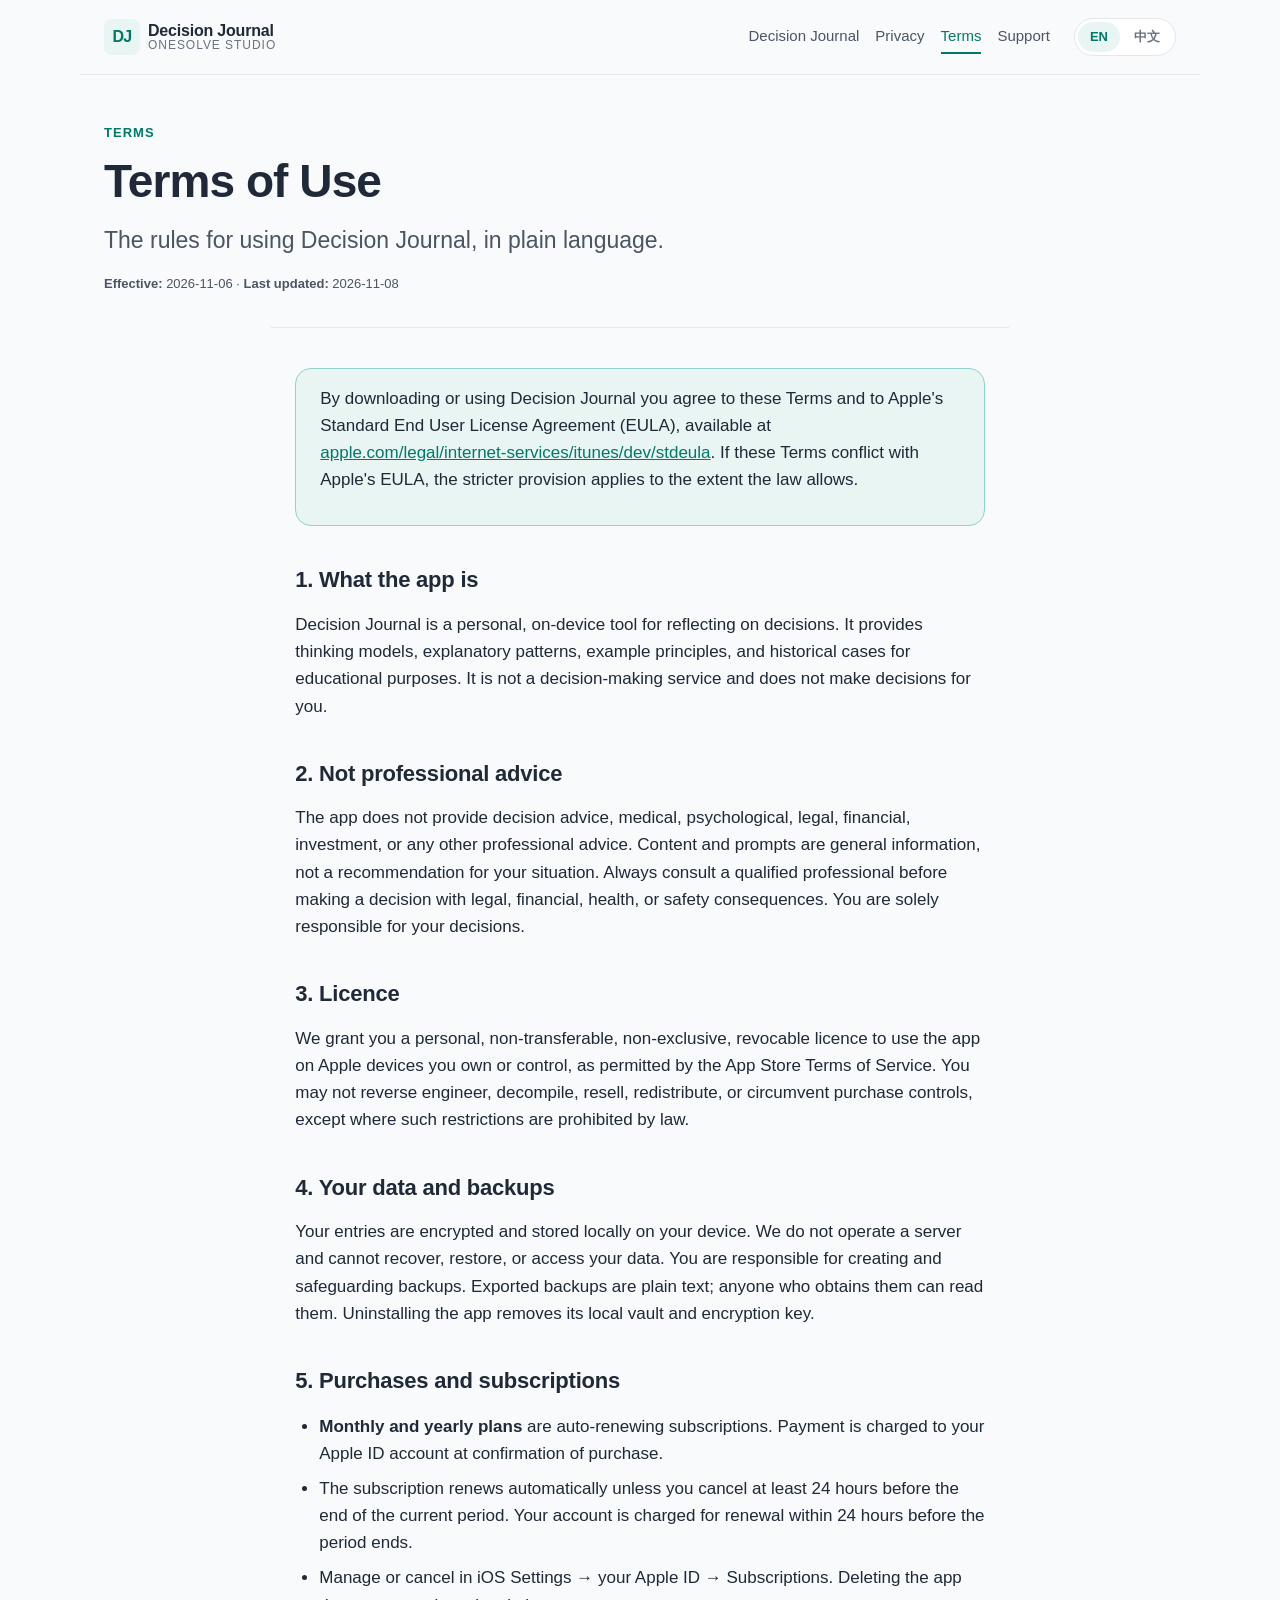
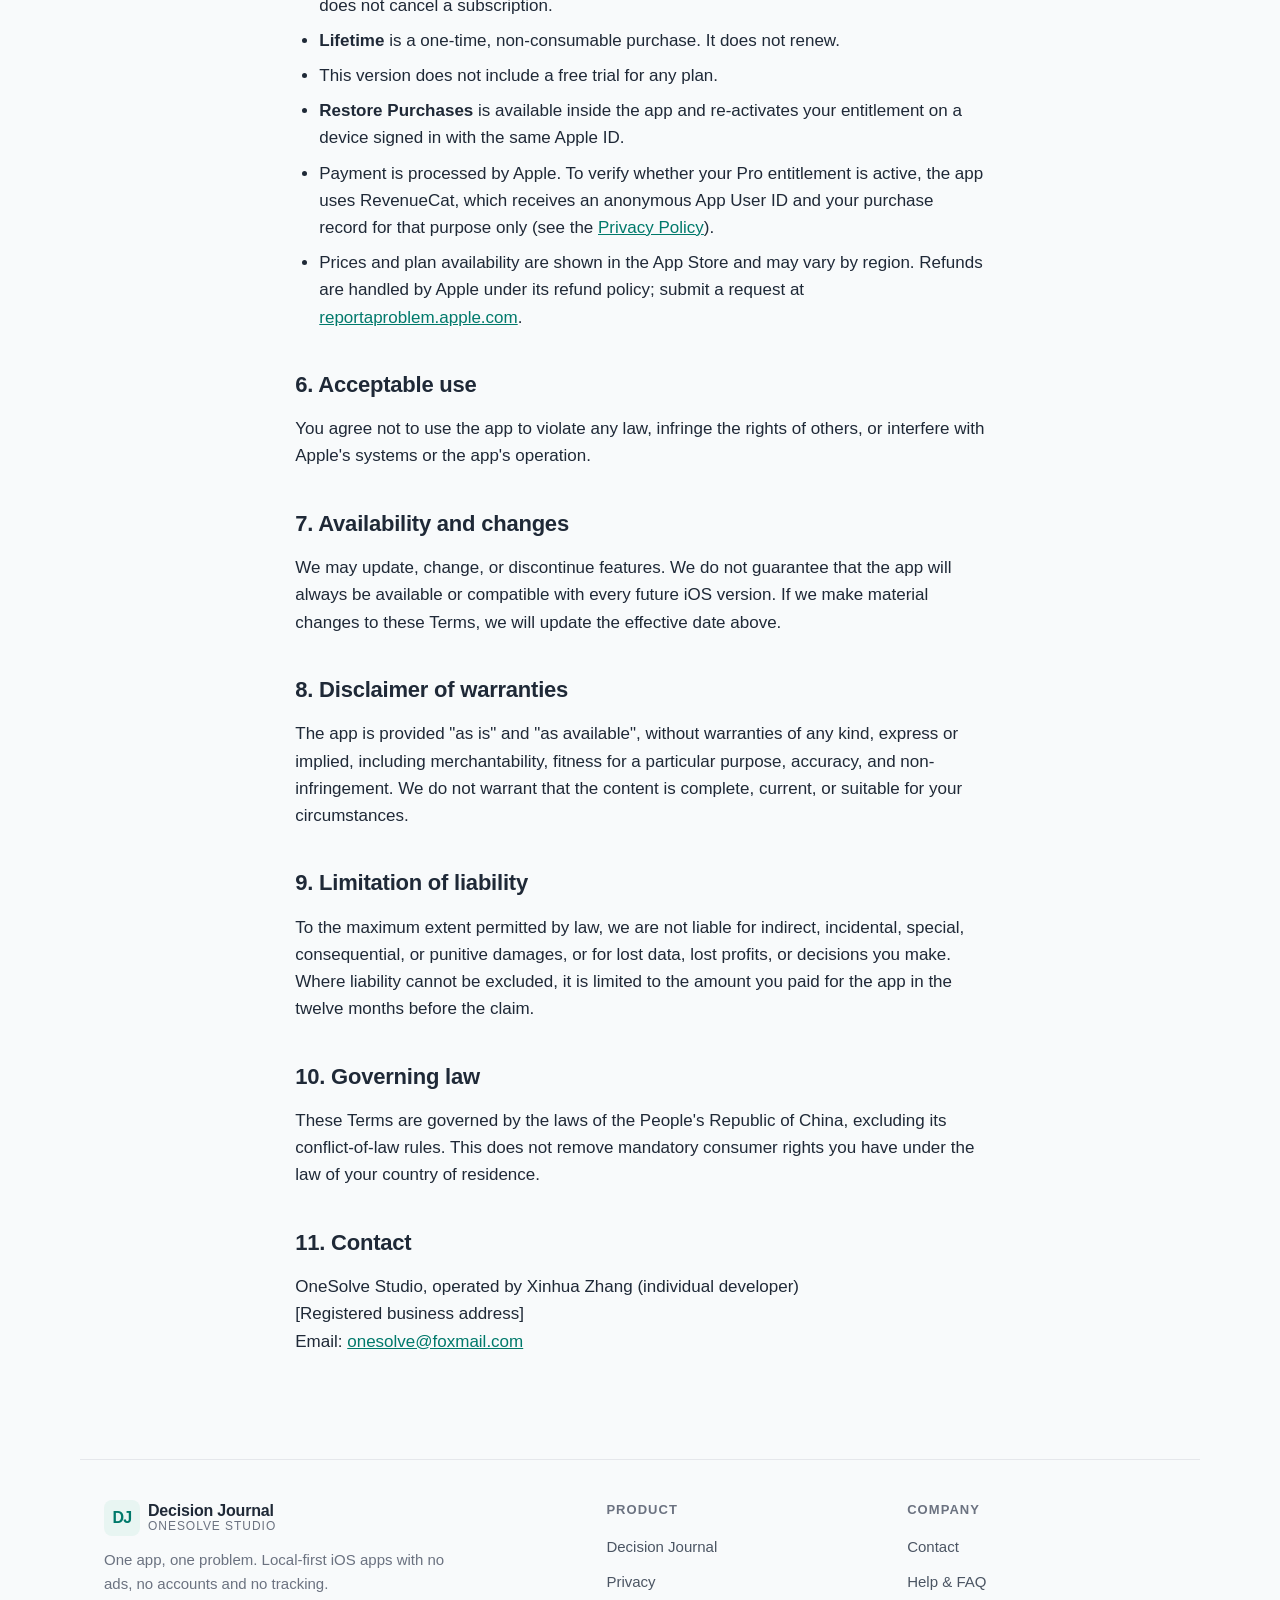
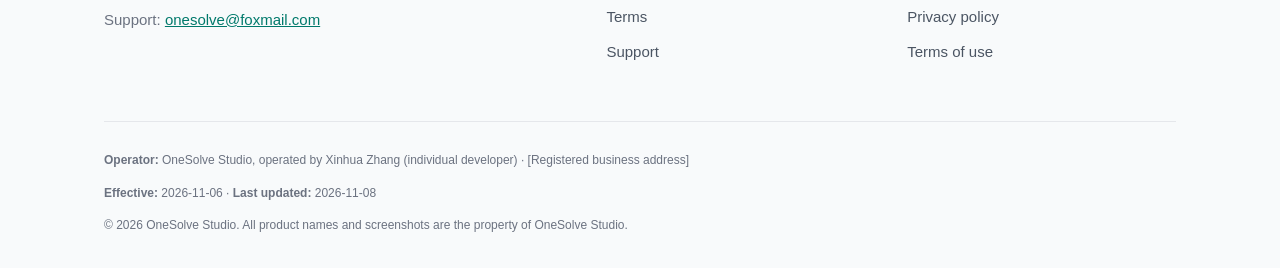
<file: terms.html>
<!doctype html>
<html lang="en" data-lang="en">
<head>
<meta charset="utf-8" />
<meta name="viewport" content="width=device-width, initial-scale=1" />
<title>Terms of Use — Decision Journal</title>
<meta name="description" content="Terms for Decision Journal: personal licence, local-only data, purchases processed by Apple and verified with RevenueCat, and the limits of a thinking tool." />
<link rel="stylesheet" href="./assets/site.css" />
<!--
  PLACEHOLDERS TO REPLACE BEFORE SUBMISSION
  1. [Registered business address] — registered/contact address used in the footer of all four pages.
  2. Confirm the operator line matches the Apple developer account:
     "OneSolve Studio, operated by Xinhua Zhang (individual developer)".
  3. Governing law follows the other OneSolve apps (People's Republic of China); change here and on
     privacy.html only if the operating entity changes.
  4. Contact email is shared with the other OneSolve apps: onesolve@foxmail.com.
  Search for "[" in this folder to find every placeholder in one pass.
-->
</head>
<body>
<a class="skip-link" href="#main">Skip to content</a>

<header class="site-head">
  <a class="brand" href="./index.html" aria-label="Decision Journal home">
    <span class="brand-mark" aria-hidden="true">DJ</span>
    <span class="brand-name">Decision Journal<span>OneSolve Studio</span></span>
  </a>
  <nav class="site-nav" aria-label="Primary">
    <a href="./index.html">Decision Journal</a>
    <a href="./privacy.html">Privacy</a>
    <a href="./terms.html" aria-current="page">Terms</a>
    <a href="./support.html">Support</a>
  </nav>
  <div class="lang-switch" role="group" aria-label="Language">
    <button type="button" data-lang="en">EN</button>
    <button type="button" data-lang="zh">中文</button>
  </div>
</header>

<main id="main">
  <section class="hero page-hero" aria-labelledby="hero-title">
    <p class="eyebrow">Terms</p>
    <h1 id="hero-title" class="i18n-en">Terms of Use</h1>
    <h1 class="i18n-zh">用户协议</h1>
    <p class="lede i18n-en">The rules for using Decision Journal, in plain language.</p>
    <p class="lede i18n-zh">用平实的语言说明使用 Decision Journal 的规则。</p>
    <p class="policy-line i18n-en"><strong>Effective:</strong> 2026-11-06 · <strong>Last updated:</strong> 2026-11-08</p>
    <p class="policy-line i18n-zh"><strong>生效日期：</strong>2026-11-06 · <strong>最后更新：</strong>2026-11-08</p>
  </section>

  <section class="section prose" aria-labelledby="t1">
    <div class="summary">
      <p class="i18n-en">By downloading or using Decision Journal you agree to these Terms and to Apple's Standard End User License Agreement (EULA), available at <a href="https://www.apple.com/legal/internet-services/itunes/dev/stdeula/" target="_blank" rel="noreferrer">apple.com/legal/internet-services/itunes/dev/stdeula</a>. If these Terms conflict with Apple's EULA, the stricter provision applies to the extent the law allows.</p>
      <p class="i18n-zh">下载或使用 Decision Journal，即表示你同意本协议，并同意 Apple 标准最终用户许可协议（EULA）：<a href="https://www.apple.com/legal/internet-services/itunes/dev/stdeula/" target="_blank" rel="noreferrer">apple.com/legal/internet-services/itunes/dev/stdeula</a>。本协议与 Apple EULA 冲突时，在法律允许范围内适用更严格的规定。</p>
    </div>

    <h2 id="t1" class="i18n-en">1. What the app is</h2>
    <h2 class="i18n-zh">1. App 是什么</h2>
    <p class="i18n-en">Decision Journal is a personal, on-device tool for reflecting on decisions. It provides thinking models, explanatory patterns, example principles, and historical cases for educational purposes. It is not a decision-making service and does not make decisions for you.</p>
    <p class="i18n-zh">Decision Journal 是一个只在本机运行的个人决策反思工具，提供思维模型、解释性规律、示例准则与历史案例，仅供学习参考。它不是决策服务，也不会替你做决定。</p>

    <h2 class="i18n-en">2. Not professional advice</h2>
    <h2 class="i18n-zh">2. 不构成专业建议</h2>
    <p class="i18n-en">The app does not provide decision advice, medical, psychological, legal, financial, investment, or any other professional advice. Content and prompts are general information, not a recommendation for your situation. Always consult a qualified professional before making a decision with legal, financial, health, or safety consequences. You are solely responsible for your decisions.</p>
    <p class="i18n-zh">本 App 不提供决策建议，也不提供医疗、心理、法律、财务、投资或其他专业建议。内容与提问均为一般性信息，不针对你的处境给出建议。在做出涉及法律、财务、健康或安全的决定前，请咨询具备资质的专业人士。你的决定由你自己负责。</p>

    <h2 class="i18n-en">3. Licence</h2>
    <h2 class="i18n-zh">3. 许可</h2>
    <p class="i18n-en">We grant you a personal, non-transferable, non-exclusive, revocable licence to use the app on Apple devices you own or control, as permitted by the App Store Terms of Service. You may not reverse engineer, decompile, resell, redistribute, or circumvent purchase controls, except where such restrictions are prohibited by law.</p>
    <p class="i18n-zh">我们授予你一项个人使用、不可转让、非独占、可撤销的许可，允许你在拥有或控制的 Apple 设备上按 App Store 服务条款使用本 App。除法律禁止此类限制外，你不得反向工程、反编译、转售、再分发或绕过购买校验。</p>

    <h2 class="i18n-en">4. Your data and backups</h2>
    <h2 class="i18n-zh">4. 你的数据与备份</h2>
    <p class="i18n-en">Your entries are encrypted and stored locally on your device. We do not operate a server and cannot recover, restore, or access your data. You are responsible for creating and safeguarding backups. Exported backups are plain text; anyone who obtains them can read them. Uninstalling the app removes its local vault and encryption key.</p>
    <p class="i18n-zh">你的内容加密后保存在设备本地。我们不运营服务器，无法找回、恢复或访问你的数据。你需自行创建并保管备份。导出的备份是明文，任何取得该文件的人都能读取。卸载 App 会移除本地加密库与加密密钥。</p>

    <h2 class="i18n-en">5. Purchases and subscriptions</h2>
    <h2 class="i18n-zh">5. 内购与订阅</h2>
    <ul class="i18n-en">
      <li><strong>Monthly and yearly plans</strong> are auto-renewing subscriptions. Payment is charged to your Apple ID account at confirmation of purchase.</li>
      <li>The subscription renews automatically unless you cancel at least 24 hours before the end of the current period. Your account is charged for renewal within 24 hours before the period ends.</li>
      <li>Manage or cancel in iOS Settings → your Apple ID → Subscriptions. Deleting the app does not cancel a subscription.</li>
      <li><strong>Lifetime</strong> is a one-time, non-consumable purchase. It does not renew.</li>
      <li>This version does not include a free trial for any plan.</li>
      <li><strong>Restore Purchases</strong> is available inside the app and re-activates your entitlement on a device signed in with the same Apple ID.</li>
      <li>Payment is processed by Apple. To verify whether your Pro entitlement is active, the app uses RevenueCat, which receives an anonymous App User ID and your purchase record for that purpose only (see the <a href="./privacy.html">Privacy Policy</a>).</li>
      <li>Prices and plan availability are shown in the App Store and may vary by region. Refunds are handled by Apple under its refund policy; submit a request at <a href="https://reportaproblem.apple.com/" target="_blank" rel="noreferrer">reportaproblem.apple.com</a>.</li>
    </ul>
    <ul class="i18n-zh">
      <li><strong>月付与年付</strong>为自动续期订阅。确认购买时，费用从你的 Apple ID 账户扣除。</li>
      <li>除非你在当前周期结束前至少 24 小时取消，订阅会自动续期；账户会在周期结束前 24 小时内扣取续期费用。</li>
      <li>可在 iOS 设置 → 你的 Apple ID → 订阅 中管理或取消。仅删除 App 不会取消订阅。</li>
      <li><strong>买断</strong>为一次性非消耗型购买，不续期。</li>
      <li>当前版本所有方案均不含免费试用。</li>
      <li>App 内提供<strong>恢复购买</strong>，可在同一 Apple ID 登录的设备上重新激活权益。</li>
      <li>付款由 Apple 处理。为校验 Pro 权益是否生效，App 使用 RevenueCat；它仅为此目的接收一个匿名 App 用户 ID 与购买记录（见<a href="./privacy.html">隐私政策</a>）。</li>
      <li>价格与方案以 App Store 显示为准，可能因地区而异。退款由 Apple 按其退款政策处理，可在 <a href="https://reportaproblem.apple.com/" target="_blank" rel="noreferrer">reportaproblem.apple.com</a> 提交申请。</li>
    </ul>

    <h2 class="i18n-en">6. Acceptable use</h2>
    <h2 class="i18n-zh">6. 使用规范</h2>
    <p class="i18n-en">You agree not to use the app to violate any law, infringe the rights of others, or interfere with Apple's systems or the app's operation.</p>
    <p class="i18n-zh">你同意不使用本 App 从事违法活动、侵害他人权利，或干扰 Apple 系统及本 App 的正常运行。</p>

    <h2 class="i18n-en">7. Availability and changes</h2>
    <h2 class="i18n-zh">7. 可用性与变更</h2>
    <p class="i18n-en">We may update, change, or discontinue features. We do not guarantee that the app will always be available or compatible with every future iOS version. If we make material changes to these Terms, we will update the effective date above.</p>
    <p class="i18n-zh">我们可能更新、调整或停止部分功能。我们不保证 App 始终可用，也不保证兼容未来的所有 iOS 版本。若本协议发生重大变更，我们会更新上方生效日期。</p>

    <h2 class="i18n-en">8. Disclaimer of warranties</h2>
    <h2 class="i18n-zh">8. 免责条款</h2>
    <p class="i18n-en">The app is provided "as is" and "as available", without warranties of any kind, express or implied, including merchantability, fitness for a particular purpose, accuracy, and non-infringement. We do not warrant that the content is complete, current, or suitable for your circumstances.</p>
    <p class="i18n-zh">本 App 按“现状”与“可用”状态提供，不作任何明示或默示担保，包括适销性、特定用途适用性、准确性与不侵权担保。我们不保证内容完整、及时或适合你的具体情况。</p>

    <h2 class="i18n-en">9. Limitation of liability</h2>
    <h2 class="i18n-zh">9. 责任限制</h2>
    <p class="i18n-en">To the maximum extent permitted by law, we are not liable for indirect, incidental, special, consequential, or punitive damages, or for lost data, lost profits, or decisions you make. Where liability cannot be excluded, it is limited to the amount you paid for the app in the twelve months before the claim.</p>
    <p class="i18n-zh">在法律允许的最大范围内，我们不对间接、附带、特殊、后果性或惩罚性损害负责，也不对数据丢失、利润损失或你作出的决定负责。若责任无法排除，则以索赔前十二个月内你为 App 支付的金额为上限。</p>

    <h2 class="i18n-en">10. Governing law</h2>
    <h2 class="i18n-zh">10. 适用法律</h2>
    <p class="i18n-en">These Terms are governed by the laws of the People's Republic of China, excluding its conflict-of-law rules. This does not remove mandatory consumer rights you have under the law of your country of residence.</p>
    <p class="i18n-zh">本协议适用中华人民共和国法律，不考虑冲突法规则。这不排除你依据居住国法律享有的强制消费者权利。</p>

    <h2 class="i18n-en">11. Contact</h2>
    <h2 class="i18n-zh">11. 联系方式</h2>
    <p class="i18n-en">OneSolve Studio, operated by Xinhua Zhang (individual developer)<br />[Registered business address]<br />Email: <a href="mailto:onesolve@foxmail.com">onesolve@foxmail.com</a></p>
    <p class="i18n-zh">OneSolve Studio，由独立开发者 Xinhua Zhang 运营<br />[注册地址]<br />邮箱：<a href="mailto:onesolve@foxmail.com">onesolve@foxmail.com</a></p>
  </section>
</main>

<footer class="site-foot">
  <div class="foot-brand">
    <a class="brand" href="./index.html">
      <span class="brand-mark" aria-hidden="true">DJ</span>
      <span class="brand-name">Decision Journal<span>OneSolve Studio</span></span>
    </a>
    <p class="i18n-en">One app, one problem. Local-first iOS apps with no ads, no accounts and no tracking.</p>
    <p class="i18n-zh">一个 App 解决一个问题。本机优先的 iOS 应用，无广告、无账号、无追踪。</p>
    <p class="i18n-en">Support: <a href="mailto:onesolve@foxmail.com">onesolve@foxmail.com</a></p>
    <p class="i18n-zh">支持邮箱：<a href="mailto:onesolve@foxmail.com">onesolve@foxmail.com</a></p>
  </div>
  <nav aria-label="Product">
    <h2 class="foot-title i18n-en">Product</h2>
    <h2 class="foot-title i18n-zh">产品</h2>
    <ul>
      <li><a href="./index.html">Decision Journal</a></li>
      <li><a href="./privacy.html">Privacy</a></li>
      <li><a href="./terms.html">Terms</a></li>
      <li><a href="./support.html">Support</a></li>
    </ul>
  </nav>
  <nav aria-label="Company">
    <h2 class="foot-title i18n-en">Company</h2>
    <h2 class="foot-title i18n-zh">公司</h2>
    <ul>
      <li><a href="mailto:onesolve@foxmail.com">Contact</a></li>
      <li><a href="./support.html#contact">Help &amp; FAQ</a></li>
      <li><a href="./privacy.html">Privacy policy</a></li>
      <li><a href="./terms.html">Terms of use</a></li>
    </ul>
  </nav>
  <div class="foot-meta">
    <p class="i18n-en"><strong>Operator:</strong> OneSolve Studio, operated by Xinhua Zhang (individual developer) · [Registered business address]</p>
    <p class="i18n-zh"><strong>运营主体：</strong>OneSolve Studio，由独立开发者 Xinhua Zhang 运营 · [注册地址]</p>
    <p class="i18n-en"><strong>Effective:</strong> 2026-11-06 · <strong>Last updated:</strong> 2026-11-08</p>
    <p class="i18n-zh"><strong>生效日期：</strong>2026-11-06 · <strong>最后更新：</strong>2026-11-08</p>
    <p class="foot-copy">© 2026 OneSolve Studio. All product names and screenshots are the property of OneSolve Studio.</p>
  </div>
</footer>

<script>
(function () {
  var KEY = 'dj-lang';
  function setLang(lang) {
    document.documentElement.setAttribute('data-lang', lang);
    document.documentElement.lang = lang === 'zh' ? 'zh-Hans' : 'en';
    try { localStorage.setItem(KEY, lang); } catch (e) {}
    var btns = document.querySelectorAll('.lang-switch button');
    for (var i = 0; i < btns.length; i += 1) {
      btns[i].setAttribute('aria-pressed', btns[i].getAttribute('data-lang') === lang ? 'true' : 'false');
    }
  }
  var saved = 'en';
  try { saved = localStorage.getItem(KEY) || 'en'; } catch (e) {}
  setLang(saved === 'zh' ? 'zh' : 'en');
  var btns = document.querySelectorAll('.lang-switch button');
  for (var j = 0; j < btns.length; j += 1) {
    btns[j].addEventListener('click', function () {
      setLang(this.getAttribute('data-lang'));
    });
  }
})();
</script>
</body>
</html>
</file>
<file: assets/site.css>
/* Decision Journal legal site — structure and tokens mirrored from OneSolve Studio / RockSort
   (H:/极简工具矩阵/assets/site.css). Primary #00A898, hover #00796B, deep #006B5A, dark accent #2ED3C0. */

:root {
  color-scheme: light dark;
  --color-primary: #00a898;
  --color-primary-hover: #00796b;
  --color-primary-deep: #006b5a;
  --color-primary-wash: #e8f5f2;
  --color-primary-line: #8fd3cb;
  --color-bg-main: #ffffff;
  --color-bg-secondary: #f5f7fa;
  --color-border-line: #e5e7eb;
  --color-text-main: #1f2937;
  --color-text-muted: #9ca3af;
  --color-ink-2: #4b5563;
  --color-ink-3: #6b7280;

  --bg: #f8fafb;
  --surface: #ffffff;
  --surface-2: #f5f7fa;
  --line: #e5e7eb;
  --ink: #1f2937;
  --ink-2: #4b5563;
  --ink-3: #6b7280;
  --accent: #00a898;
  --accent-ink: #00796b;
  --accent-deep: #006b5a;
  --accent-wash: #e8f5f2;
  --accent-line: #8fd3cb;
  --focus: #00796b;

  --space-1: 4px;
  --space-2: 8px;
  --space-3: 12px;
  --space-4: 16px;
  --space-5: 24px;
  --space-6: 32px;
  --space-7: 40px;
  --space-8: 48px;

  --radius-1: 4px;
  --radius-2: 8px;
  --radius-3: 12px;
  --radius-4: 16px;
  --radius-5: 24px;

  --font-hero: clamp(32px, 5.4vw, 46px);
  --font-h2: 22px;
  --font-body: 17px;
  --font-callout: 15px;
  --font-cap: 13px;
  --font-micro: 12px;
  --max: 1120px;
  --shadow: 0 10px 30px rgba(31, 41, 55, 0.07);
  --font-stack: -apple-system, BlinkMacSystemFont, "Segoe UI", Roboto, "Helvetica Neue", Arial, "Noto Sans", "PingFang SC", "Hiragino Sans GB", "Microsoft YaHei", sans-serif;
}

@media (prefers-color-scheme: dark) {
  :root {
    --bg: #121212;
    --surface: #1e1e1e;
    --surface-2: #262626;
    --line: #3a3a3a;
    --ink: #eaeaea;
    --ink-2: #bababa;
    --ink-3: #9e9e9e;
    --accent: #2ed3c0;
    --accent-ink: #4dc2b6;
    --accent-deep: #2ed3c0;
    --accent-wash: #163a35;
    --accent-line: #2e948a;
    --focus: #4dc2b6;
  }
}

* { box-sizing: border-box; }
html { scroll-behavior: smooth; }
body {
  margin: 0;
  background: var(--bg);
  color: var(--ink);
  font-family: var(--font-stack);
  font-size: var(--font-body);
  line-height: 1.6;
  -webkit-font-smoothing: antialiased;
}
a { color: var(--accent-ink); }
a:hover { color: var(--accent-deep); }
:focus-visible { outline: 3px solid var(--focus); outline-offset: 3px; border-radius: 4px; }

.skip-link {
  position: absolute; left: 12px; top: -60px; z-index: 10;
  padding: 10px 16px; background: var(--surface); color: var(--ink);
  border: 1px solid var(--accent); border-radius: var(--radius-2); font-weight: 600;
  transition: top 150ms ease;
}
.skip-link:focus { top: 12px; }

.site-head {
  max-width: var(--max); margin: 0 auto;
  padding: var(--space-4) var(--space-5);
  display: flex; align-items: center; gap: var(--space-5);
  border-bottom: 1px solid var(--line);
}
.brand {
  display: inline-flex; align-items: center; gap: var(--space-2);
  text-decoration: none; color: var(--ink); flex: 0 0 auto;
}
.brand-mark {
  width: 36px; height: 36px; border-radius: var(--radius-2);
  display: grid; place-items: center;
  background: var(--accent-wash); color: var(--accent-ink);
  font-weight: 800; font-size: 16px; letter-spacing: -0.04em;
}
.brand-name { font-weight: 700; font-size: 16px; letter-spacing: -0.2px; line-height: 1.1; }
.brand-name span {
  display: block; font-weight: 500; font-size: var(--font-micro);
  color: var(--ink-3); letter-spacing: 0.08em; text-transform: uppercase;
}
.site-nav {
  display: flex; gap: var(--space-4); overflow-x: auto;
  scrollbar-width: thin; padding: var(--space-1) 0; margin-left: auto;
}
.site-nav a {
  color: var(--ink-2); text-decoration: none; font-size: var(--font-callout);
  font-weight: 500; white-space: nowrap; padding: var(--space-1) 0;
  border-bottom: 2px solid transparent;
}
.site-nav a:hover { color: var(--accent-ink); }
.site-nav a[aria-current="page"] { color: var(--accent-ink); border-bottom-color: var(--accent-ink); }
.lang-switch {
  flex: 0 0 auto; display: flex; gap: 2px; padding: 3px;
  border: 1px solid var(--line); background: var(--surface); border-radius: 999px;
}
.lang-switch button {
  border: 0; background: transparent; color: var(--ink-3);
  border-radius: 999px; padding: 5px 12px;
  font: inherit; font-size: var(--font-cap); font-weight: 600; cursor: pointer;
}
.lang-switch button:hover { color: var(--accent-ink); }
.lang-switch button[aria-pressed="true"] { background: var(--accent-wash); color: var(--accent-ink); }

.hero {
  max-width: var(--max); margin: 0 auto;
  padding: var(--space-8) var(--space-5) var(--space-7);
}
.page-hero { padding-bottom: var(--space-6); }
.eyebrow {
  margin: 0 0 var(--space-3); font-size: var(--font-cap); font-weight: 600;
  letter-spacing: 0.08em; text-transform: uppercase; color: var(--accent-ink);
}
h1 { margin: 0 0 var(--space-4); font-size: var(--font-hero); line-height: 1.12; letter-spacing: -0.02em; font-weight: 700; }
.lede { margin: 0 0 var(--space-3); font-size: clamp(19px, 2.2vw, 23px); line-height: 1.5; color: var(--ink-2); font-weight: 500; }
.sub { margin: 0; font-size: 16px; color: var(--ink-3); max-width: 62ch; }
.policy-line { margin: var(--space-4) 0 0; font-size: var(--font-cap); color: var(--ink-2); }
.fineprint { margin: var(--space-3) 0 0; font-size: var(--font-cap); color: var(--ink-3); max-width: 62ch; }

.cta-row { display: flex; flex-wrap: wrap; gap: var(--space-3); align-items: center; margin-top: var(--space-5); }
.btn {
  display: inline-flex; align-items: center; justify-content: center; gap: var(--space-2);
  min-height: 48px; padding: var(--space-3) var(--space-5);
  border-radius: var(--radius-3); border: 1px solid transparent;
  text-decoration: none; font-size: var(--font-callout); font-weight: 700; line-height: 1.2;
  transition: background-color 150ms ease, color 150ms ease, transform 150ms ease;
}
.btn-primary { background: var(--accent-ink); color: var(--bg); }
.btn-primary:hover { background: var(--accent-deep); color: var(--bg); transform: translateY(-1px); }
.btn-ghost { background: transparent; color: var(--accent-ink); border-color: var(--accent-line); }
.btn-ghost:hover { background: var(--accent-wash); }

.section {
  max-width: var(--max); margin: 0 auto;
  padding: var(--space-7) var(--space-5);
  border-top: 1px solid var(--line);
}
.section h2 { margin: 0 0 var(--space-4); font-size: var(--font-h2); line-height: 1.3; letter-spacing: -0.01em; }
.section h3 { margin: var(--space-5) 0 var(--space-2); font-size: 18px; line-height: 1.3; }
.prose { max-width: 78ch; }
.prose p { margin: 0 0 var(--space-4); }
.prose ul, .prose ol { padding-left: var(--space-5); }
.prose li { margin-bottom: var(--space-2); }
.prose h2 { margin-top: var(--space-7); }
.prose h2:first-child { margin-top: 0; }

.checklist { margin: 0; padding-left: var(--space-5); max-width: 78ch; }
.checklist li { margin-bottom: var(--space-2); color: var(--ink-2); }

.summary {
  background: var(--accent-wash); border: 1px solid var(--accent-line);
  border-radius: var(--radius-4); padding: var(--space-4) var(--space-5);
  margin: 0 0 var(--space-5); max-width: 78ch;
}
.summary strong { color: var(--accent-ink); }

.faq { margin: 0 0 var(--space-5); }
.faq dt { font-weight: 600; margin-top: var(--space-4); color: var(--ink); }
.faq dd { margin: var(--space-1) 0 0; color: var(--ink-2); max-width: 78ch; }

.card-grid { display: grid; grid-template-columns: repeat(auto-fit, minmax(240px, 1fr)); gap: var(--space-4); }
.card { background: var(--surface); border: 1px solid var(--line); border-radius: var(--radius-4); padding: var(--space-5); }
.card h3 { margin: 0 0 var(--space-2); font-size: 17px; }
.card p { margin: 0; color: var(--ink-3); font-size: var(--font-callout); }

.site-foot {
  max-width: var(--max); margin: var(--space-8) auto 0;
  padding: var(--space-7) var(--space-5) var(--space-6);
  border-top: 1px solid var(--line);
  display: grid; grid-template-columns: minmax(0, 1.4fr) minmax(0, 0.8fr) minmax(0, 0.8fr);
  gap: var(--space-6);
}
.foot-brand p { margin: var(--space-3) 0 0; color: var(--ink-3); font-size: var(--font-callout); max-width: 42ch; }
.foot-title { margin: 0 0 var(--space-3); font-size: var(--font-cap); letter-spacing: 0.08em; text-transform: uppercase; color: var(--ink-3); }
.site-foot ul { list-style: none; margin: 0; padding: 0; }
.site-foot li { margin-bottom: var(--space-2); }
.site-foot li a { color: var(--ink-2); text-decoration: none; font-size: var(--font-callout); }
.site-foot li a:hover { color: var(--accent-ink); }
.foot-meta { grid-column: 1 / -1; margin-top: var(--space-4); padding-top: var(--space-4); border-top: 1px solid var(--line); color: var(--ink-3); font-size: var(--font-micro); line-height: 1.7; }
.foot-copy { margin: var(--space-3) 0 0; color: var(--ink-3); font-size: var(--font-micro); }

html[data-lang="en"] .i18n-zh { display: none !important; }
html[data-lang="zh"] .i18n-en { display: none !important; }

@media (max-width: 760px) {
  .site-head { flex-wrap: wrap; gap: var(--space-3); }
  .site-nav { order: 3; width: 100%; margin-left: 0; }
  .site-foot { grid-template-columns: 1fr; gap: var(--space-5); }
  .hero { padding-top: var(--space-6); }
}
</file>
